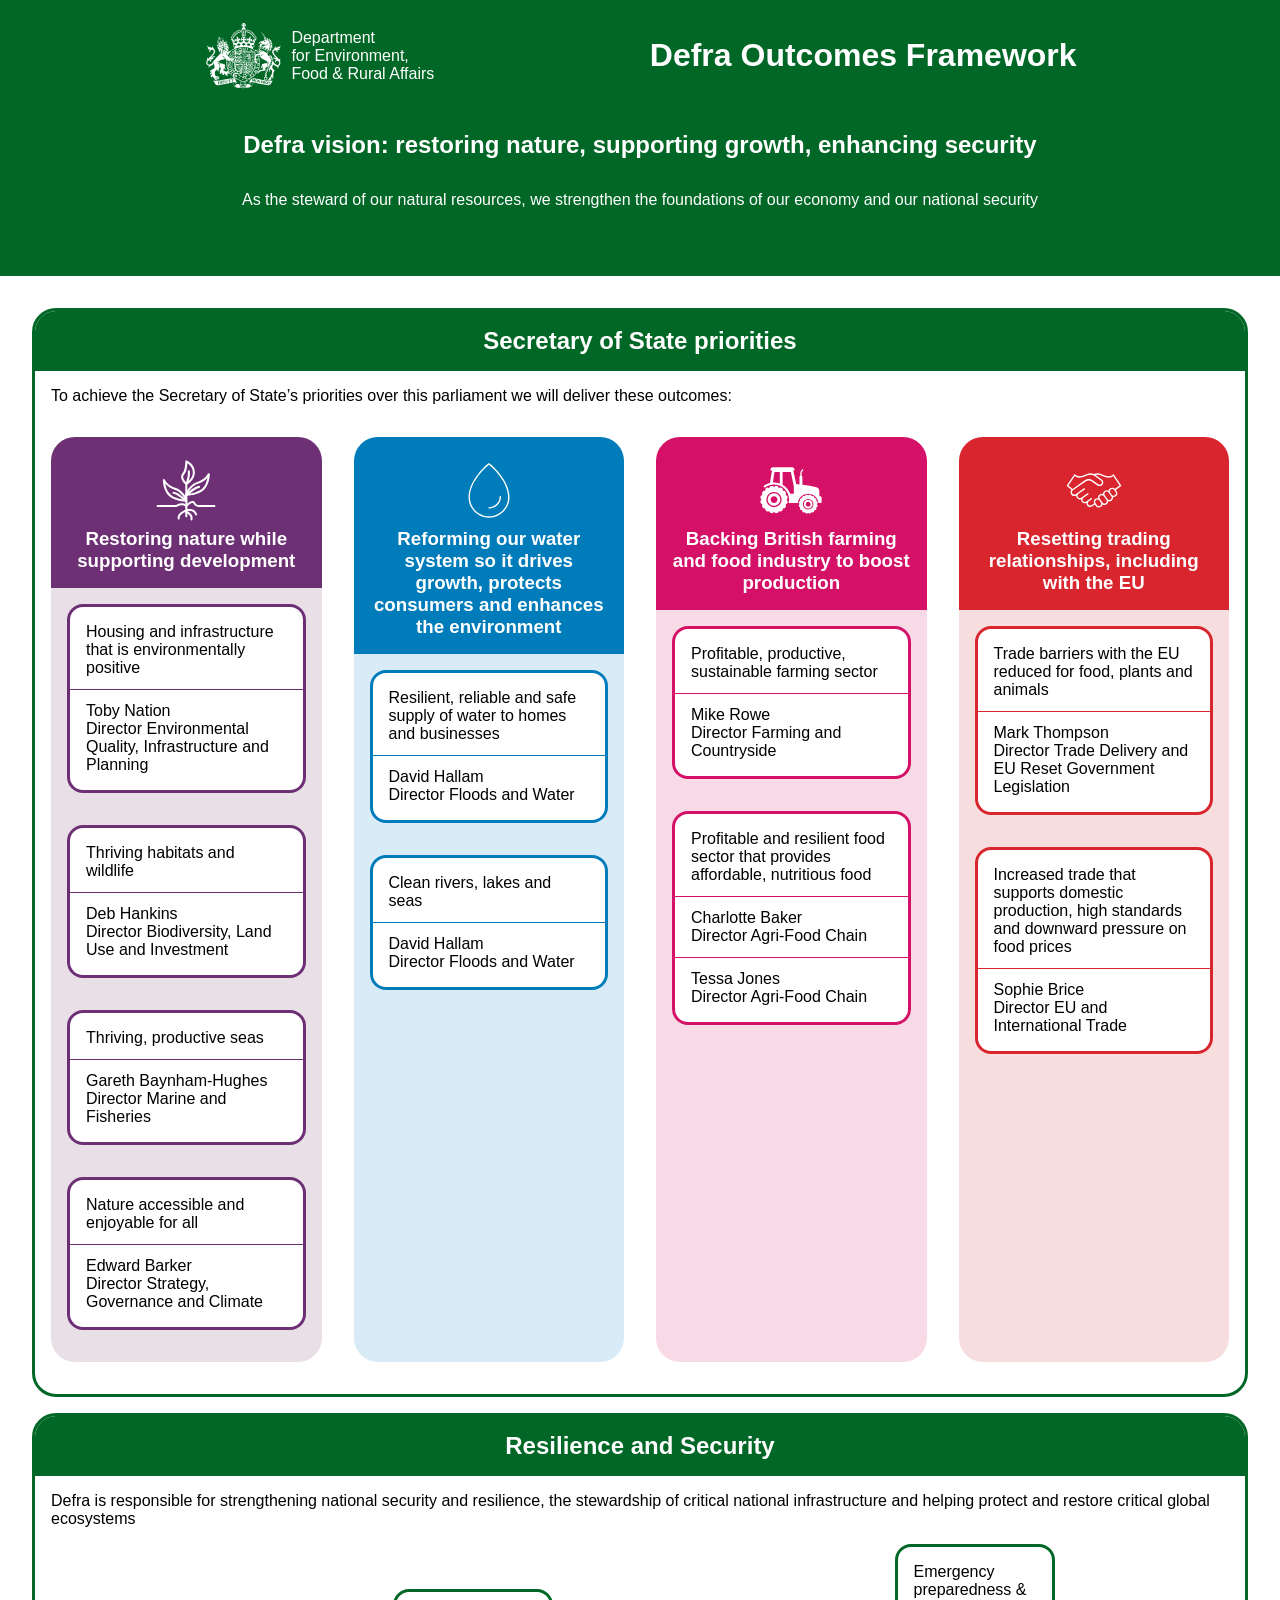
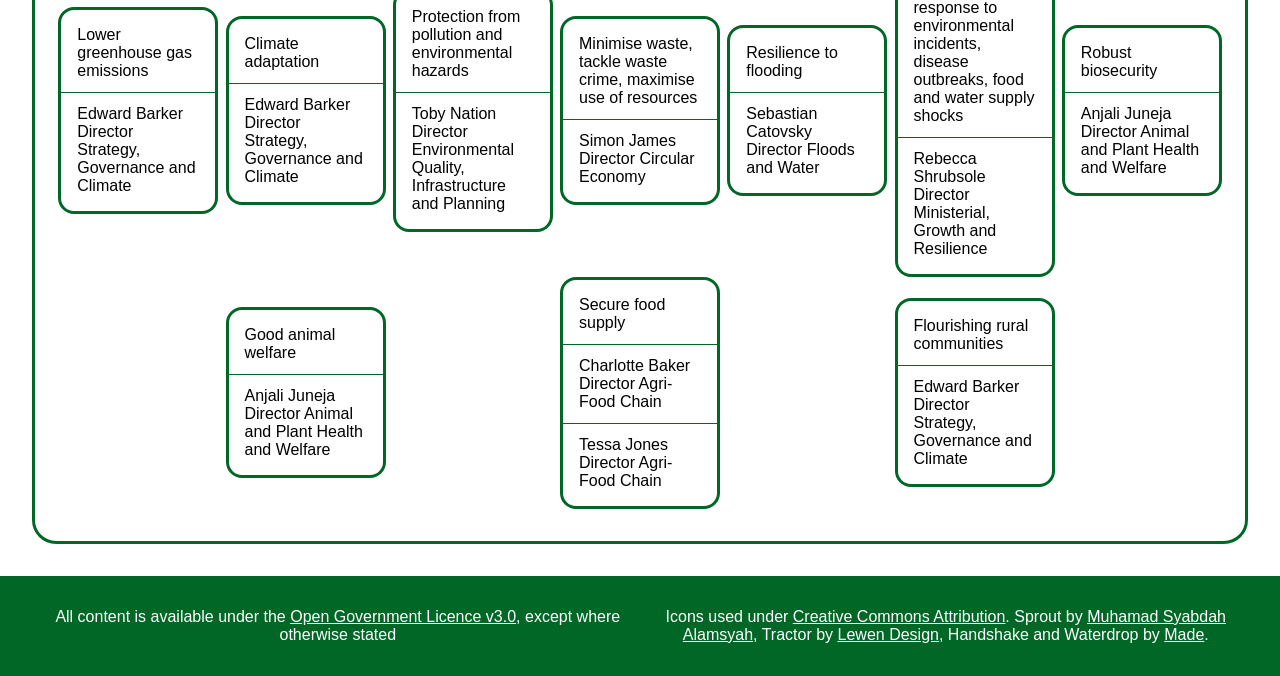
<file: content/static/index.html>
<!DOCTYPE html>
<html lang="en-gb">

<head>
    <meta charset="utf-8">
    <meta name="viewport" content="initial-scale=1">
    <link rel="stylesheet" type="text/css" href="style.css">
    <title>Defra Outcomes Framework</title>
</head>

<body>
    <header>
        <div class="logo">
            <svg aria-hidden="true" xmlns="http://www.w3.org/2000/svg" viewbox="0 0 125 102">
                <path d="m108.76 55.62-.27-.03-.74-1.97c.35-.44.53-1.14 0-1.49-.72-.28-2.74-2.56-3.34-1.08-.26.09-1.86.18-1.98.47a17.72 17.72 0 0 1-1.9-3.9c.31-1.64 4.72-3.7 4.72-3.7s-1.25-1.78-1.75-2.79c-.22.5-.42.29-.9.5 2.44-4.3 2.96-9.97-.28-14.04-.33-.7-.18-1.63-.5-2.33-.56-.73-.95-2.18-1.95-2.33 0 1.28-.13 2.53.5 3.72.66.82-.92 1.53-1.4.87.93-.1 1.1-.29.77-.82-4.05-.9-6.3 1.92-10.17 2.36-.34 0-.64.12-.83.42-2.38 3.17 2.96 1.01 3.42 3.11-.89.73-1.01.25-1.85.04-1.2.05-2.36.42-.86 1.42-.92 1.43-.87 1.93-2.74 2.05.81 1.13.64 2.76.85 4.04-1.33.24-2.23.87-2.26 2.28-.6.13-1.24-.18-1.66.46-.84-.69-1.8-.81-2.8-.83-.48-.36-1.66-1.2-2.93-1.84l.71-2.62 2.06-1.3-1.08-2.15c2.39-8.11 3.16-8.57 4.37-8.74l.06-.23-4.4-1.4-.08.3c1.1.8 1.47 2.12.96 3.68-1.17-.5-1.84-1.61-1.72-2.6l-.29-.08-1.47 4.85.23.07c.58-.83 1.6-1.3 2.76-1.1-1.36 4.29-7.5 2.95-6.4-.7.78-1.5 2.27-.54 1.55 1.04 3.45-1.2 1.41-6.1-1.53-3.17.97-1.98 1.52-3.53.3-5.44-1.59 1.01-2 2.84-1.69 5.27-1.94-4.4-5.33.13-2.58 2.43-.5-3.27 3.58-1.11.82 1.52-2.63 1.84-5.86-.27-5.95-3.52 1.52.13 2.67 1.02 2.83 2.14h.28l.19-5.54-.35-.01c-.23 1.12-1.47 2.07-3.02 2.1.1-1.7 1.1-3.04 2.37-3.26v-.31h-6.46v.31c1.28.22 2.27 1.55 2.38 3.26-1.56-.03-2.8-.98-3.03-2.1l-.34.01.18 5.55.28-.01c.16-1.12 1.32-2.01 2.83-2.14-.09 3.24-3.32 5.36-5.95 3.52-2.75-2.63 1.32-4.79.82-1.52 2.76-2.3-.64-6.83-2.58-2.43.3-2.43-.1-4.26-1.69-5.27-1.22 1.91-.67 3.46.3 5.44-2.94-2.93-4.97 1.98-1.53 3.17-.71-1.58.77-2.54 1.55-1.04 1.1 3.65-5.04 4.99-6.4.7 1.17-.2 2.18.27 2.76 1.1l.24-.07-1.48-4.85-.3.08c.14.99-.53 2.1-1.71 2.6-.5-1.56-.15-2.89.97-3.69l-.08-.28-4.41 1.4.06.22c1.21.17 1.98.63 4.37 8.74l-1.08 2.15 2.06 1.3.65 2.37.02-.01c0 .03-.01.04-.02.01-5.94 2.75-4.59 4.61-9.15 4.08-.41.93-.8 1.86-1.72 2.5a6.64 6.64 0 0 0-1.67-3.56c-.42-.49-1 .05-1.63.1-1.24 2.67-2.1.26-4.28 1.65.09 1.25.28 2.49.97 3.64a7.83 7.83 0 0 1-4.04-1.3c-4.85 5.36-9.92 10.51-14.07 16.42-2.21 2.9-8.14 1.2-6.58-2.79.72-2.91 4.97-2.29 4.7.6 2.1-2.31.76-4.61-2.46-4.1 2.95-1.26 4.72 1.13 7.38-2.15-2.03.04-3.75-.6-5.78-.13 2.57-1.52 6.09.74 8.27-3.45-1.9.2-3.63.99-5.6 1.28 11.84-11.18.45-11.73 1.9-16.56-.93.78-1.46 1.56-1.03 2.6-2.66-1.1-6.59-.77-7.66-3.96-.26 4.54 1.75 4.22 5.22 5.15-1.6-.19-3.18-.2-4.68-.75.31 2.04 1.87 2.47 3.71 2.28-1.8.98-1.39 3.52.44 4.39-1.17-6.57 8.78-4.32 4.24 1.72-2.11 3.1-5.16 5.42-7.72 8.13-.49-.83-1-1.66-2.11-1.54 1.95 2.23-.25 4.66-.77 6.96-.75 2.84 1.79 5.26 4.5 5.6-1.08 1.27-1.16 2.4-.33 3.44.82-4.18 6.94-3.24 7.52-7.76.1-.53.36-.95.96-1.19-2.76 3.09 3.87 9.62-2.36 10.38-.89.03-1.1.95-.62 1.61-2.57-.13-3.28.84-3.67 3.25l3.25-.84c-1.12 2.9-3.66-.17-3.24 5 1.04-.49 2.02-1.01 2.97-1.6.92 2.9-4.67 1.65-.47 6.28a8.57 8.57 0 0 1 1.95-3.03c-.51 1.46-.4 3.15 1.26 3.8l.22-1.07h.13c.24.96.28 2.3 1.22 2.86.31.12.48.3.59.62.17.54.67.68 1.16.74.62.13.78-.56 1.23-.84.13.76 1.04.89 1.5 1.54.33-3.77-4.72-2.4-3.56-4.9.45 1.52 1.88 1.2 2.88 1.81.4.63 1.34 1.16 1.82.28l1.31.97c-.98-4.47-3.33-1.7-4.8-4.05 1.02.04 2.12 1.55 3.23.52.6.61 1.06 1.32 1.51 2.04a3.29 3.29 0 0 0-1.5-3.32c-1.28-.77-3.02.6-4.12-.95-1.5-1.83-1.45-4.4-.67-6.52.71-1.63 2.7-2.24 3.63-3.78-.26 1.36-.13 3.73 1.43 4.17-.38-2.53 1.44-4.81 1.81-7.26.48-.62.5-1.1.07-1.77-.78-1.26-.99-2.77-1.84-4.01-1.33-1.85-2.97-1.9-.26-3.84-1.64 2.53-.3 1.6 1.12 3.99.26-.8 1.47-1.85-.04-1.85-2.39-1.16 3.1-4.18 4.35-4.25 1.23-.1 2.94.04 3.87-1.16C32.56 55 32 54.83 33 53.7c-.67-.39-1.26-.85-1.38-1.71l-1.85.63c.6-.67 2.37-2.03 2.56-.52.04.84.89 1 1.55 1.2-.48.7-1.28 1.4-.55 2.2.5.54.82 1.54 1.61 1.67l.63-2.31c1.74 1.8-1.75 2.8 3.03 4.43a9.56 9.56 0 0 1-.2-2.93c2.3 1.9-1 3.1 4.3 3.72-.58-.7-.72-1.46-.94-2.24.89.15 1.6.98 2.17 1.61.55.83.95 1.28 2.2.47.06.15.07.34.18.43.56.42.33.93.32 1.49h.15c.74-.74.8-1.58.56-2.5-.5-1.74-2.65-.36-3.4-2.13 1 .68 2.02 1.08 3.13.5.62.59.88 1.01 1.18 1.83.5-1.87-.08-3.78-2.07-3.22-.62.22-.88.17-1.5-.37.92.32 1.54-.15 2.13-.57.13.17.2.35.29.36.56.03.92.36 1.27.77.19-1.6-1.42-2.9-3.04-2.49-.4 1.97-2.07.86-3.4.6-2.04-1.2-3.12-3.47-4.93-4.95a3.6 3.6 0 0 0-3.9-3.83c2-.87 4.39.84 4.54 2.91.08.85.6 1.39 1.14 2.02 6.79-13.5 28.69-17.04 41.26-8.47 1.07.98 2.23 1.77 3.34 2.8.44-1.3.18-2.83 2.12-2.05l.37-.24a1.84 1.84 0 0 1 1.58-2.4v.84c-.5.09-.9.57-.82 1.1.39-.09.74.42.53.75a1 1 0 0 0 1.16-.18l.96.08c-.44 1.04-1.97 1.4-2.84.63.17.23-.58 2.53-.6 2.8a.73.73 0 0 1-.75.54l.38.61c.55-.3 1.32-.28 1.25-1.05.1-.44-.18-2.46.45-2.28.25.77-.23 1.65.34 2.4 1.82-.44 1.02-2.06 3.22-2.48.88-.08 2.72-.5 3.19.36-1.92-.5-4.4.02-4.83 2.19-2 .46-3.68 1.88-5.8 1.88-1.7.09-2.15 2.1-2.22 3.48-.29 1.58-.37 3.22-1.08 4.69-.35.56-.06 1.2.13 1.72.65.34 1.11 2.56 1.2 3.36 0 1.45 2.51 1.93 3.54 2.84.28-1.82-3.2-1.3-2.71-3.85.62 1.69 1.97 2.03 3.45 2.86-.46-1.7-.6-4.53-3-4.18-.93-1.27.42-1.34-.01-2.86.69.21 1.01.45 1.2.87l-.7-.22c.08 1.08 1.02 1.33 1.75 2.07-.12-1.76-.28-2.87-1.94-3.73-.94-.85.14-2.81.08-3.99-.03-.34 2.22-1.45 2.56-1.35 1.67.21 3.41-.05 5.02.36 1.61.5.23-2.95 2.83-1.13-1.88-.55-.74 1.48-2.1 1.59-.94 0-1.75-.08-2.74-.12 3.42 7.52 10.99 5.32 13.07 12.03 1.74-1.52.56-1.5.07-3.09 3.94 2.6-3.66 5.6-.8 10.16-.19-.52 1.6-2.65 1.8-3.08.32-.48.88-.5 1.23-.16l.57-1.17c-1.06-.57.86-3.03 1-3.73.2-.42.65-.62 1-.45l.53-1.46c-1-.27-.25-2.67-.33-3.34-1.4-1.26-2.56-2.84-3.65-4.3l.67-.1c-.07.32.05.68.33.87.48.19 2.33 1.96 2.91 1.54l.3.78c-.47.12-.55.77-.56 1.21.25.2.52.4.76.62.03-.16.01-.87.15-.98.22.29.62.3.87.06.22.12-.06 1.67-.03 1.87.27.3.53.6.77.9-.1-.7.78-3.43-.44-3.57ZM88.93 30.25l.76-.08c-.5-.35-.02-.84.4-.5.98.76-1 2-1.16.58Zm-39.44 7.11-2.07-1.3 1.1-2.2 2.98 1.06-2 2.44Zm6.78-1.7c-3.25.66-3.93-2.88-.67-3.47 3.24-.65 3.93 2.89.67 3.47Zm7.34-.27-3.2-2.24 3.2-2.23 3.2 2.23-3.2 2.24Zm10.19-.99c-.38 2.27-5.5 1.29-5.01-.95.38-2.26 5.5-1.29 5 .95Zm1.92.52 3-1.05 1.09 2.18-2.08 1.31-2.01-2.44Zm24.64-10.39c.6.65.85 1.35.85 2.14-.57-.19-.81-.8-.85-2.14Zm-2.69 4.2c-.79.53-1.5 1.32-2.3.25l-.54.1c1.2-1.83 1.1-1.51 2.84-.36Zm-6.61 6.64c.53.19 1.03.46 1.56-.06-.51 0-.67-.36-.81-.7-.25-1.73 2.6-1.12 3.66-1 2.68 1.62 7.23.6 5.65-3.24 1.24.75.81 2.86-.13 3.68-2.47 1.32-4.82.32-7.29 2.92-.37-1.19-1.8-1.12-2.3.18l-1.05.05c-.08-.68.49-1.18.71-1.83Zm9.33 11.35-.33.42c-2.06-2.32-9-4.99-12-4.56l.05-.53-.02.02 1.14-.72-.98-.8c.01-.11-.62-4.02-.62-4.02l1.72-.05s-.61.7-.64 1.27c.1.07.18.17.24.29.34-.15.71-.86.71-.86l.16 2.32s-.47-.67-.82-.79a.56.56 0 0 1-.13.23c.5 1.53 2.76 1.62 2.77.3-.08-.67-.84-.56-.8.16-1.24-.98.44-2.53 1.12-.97-.08-.9 0-1.41.7-1.85.47.58.4 1.13-.1 2 1.52-1.4 2.1.98.67 1.33.7-1.25-1.31-.86-.57.45.67 1.02 2.3.87 2.88-.24a.62.62 0 0 1-.08-.21c-.58-.1-1.43.37-1.43.37l.8-2.13s.33.91.8 1.2c.1-.08.2-.14.32-.17.09-.56-.48-1.44-.48-1.44l2.64 1.01s-1.05.26-1.38.73c.06.1.1.21.11.33.55.1 1.44-.34 1.44-.34l-.94 2.07s-.28-.9-.77-1.2a.68.68 0 0 1-.21.1 1.64 1.64 0 0 0 1.92 2.07c1.46-.44.3-2.08-.1-.7-.78-1.21 1.34-2.54 1.44-.52.26-.97.6-1.41 1.36-1.53.2.79-.1 1.21-.82 1.8 1.64-.67 1.71 1.57.13 1.45.55-.5.07-1.08-.47-.63-.94.97.82 2.37 2.2 1.67 0-.08.03-.17.07-.25-.35-.23-1.16-.26-1.16-.26l1.7-1.24s-.21.75-.05 1.15c.13-.02.25 0 .37.04.37-.37.39-1.34.39-1.34l1.26 1.56s-3.17 1.45-3.73 1.87l-.88-.1.43 1.24h-.03Zm6.83 6.38c-.4-.03-.73.31-.6.74a.25.25 0 0 1-.11-.04l-1.86-1.26a.3.3 0 0 1-.09-.38c.35-.01.73-.2.68-.61.14.18 2.14 1.23 1.98 1.55Z" />
                <path d="M84.8 44.17c-.14-.17-.17-.4-.05-.59-.22-.04-.6 2.03-.67 2.15.15.14.28.28.4.43.2.05.53.16.6-.12l.48-1.83c-.22.2-.58.22-.75-.04ZM56.86 95.9c-5.24-2.05-9.06 2.98-4.78 3.83-4.7.2-3.79-6.35-5.73-5.96 1.7 1.81 1.7 5.2 3.27 6.13 3.16 1.33 6.44 1.54 9.83 1.39-1.7-1.5-2.12-3.39-2.59-5.39ZM72.9 99.66c4.27-.84.48-5.89-4.78-3.83-.47 2-.88 3.9-2.59 5.39 3.39.16 6.67-.06 9.83-1.4 1.57-.93 1.57-4.3 3.27-6.12-1.94-.4-1.03 6.16-5.73 5.96ZM107.3 59.02c0 .1.04.2.1.26.24-.2.62-.12.79.12.27-.08.18-.92.24-1.12-.31-.33-.64-.65-.98-.94l-.14 1.68ZM106 65.25c.02-.24 1.34-2.4 1-2.59a.58.58 0 0 1-.62-.3c-.32-.14-1.16 2.22-1.3 2.37.41-.26.95.17.8.65a.3.3 0 0 0 .11-.13Z" />
                <path d="M121 55.27c-1.1.33-1.55 1.24-1.96 2.26-2.76-4.26-8.01-7.2-8.81-12.41.61-4.17 6.2-3.22 5.06 1.13 2.9-1.54 1.5-4.4-1.23-4.91 2.97.23 4.58 2.7 6.6-1.41-1.74.63-4.41.18-5.33.05 3.69-.5 5.7-.47 5.58-5-1.25 2.72-4.73 2.77-7.26 3.65.16-1.2-.22-1.95-1.2-2.34 1 6.63-11.7 4.47 2.25 18.77-1.7-.94-3.7-.62-5.36-1.66 1.3 3.44 3.48 2.84 6.33 4.04-3.06-.01-4.01 2.94-1.75 4.36-.59-2.28 2.58-3.85 4.17-2.07 3.62 4.6-3 11-8.89-.54.05.64-.4 1.21-1.03 1.02l-.66 1.82c1.34.5-.72 3.07-.87 3.81-.23.5-.75.64-1.14.37l-.65 1.34c.81.74-1.38 2.83-1.63 3.49-.25.37-.7.5-1.03.3l-.23.48.08.1c1.49 1.74 2.17 3.08 1.77 4.93 1.2-1.02 1.75-3.86.78-5.4 1.1 1.12 2.67 1.93 3.3 3.37a7.94 7.94 0 0 1-1.65 7.28c-.76.75-.56 1.15-.66 2.08-.5 1.48-2.28 1.6-2.96 2.85-.47 1.1-1.25 2-1.59 3.14 2.03-.31 1.68-3.1 3.6-3.68-.78 1.18-1.53 2.24-2.06 3.6 1.6-.41 4.61-.84 4.1-3.07-.37-1.03.64-1.71.59-2.7 1.26-.44.97-.95 1.58-1.93.28.6.29 1.1.26 1.74l-.37-.76c-.9 1.2-.15 2.38-.27 3.67 4.41-3.92-1.45-3.89 3.13-12.56 1.05-1.73-3-1.54-3.3-5.44-.28-1.69 1.22-3.07 1.53-4.68 1.77 3.1 7.93 3 7.1 6.97 1.23-.93 1.18-2.62.69-3.9 6.36-2.26 1.34-8.05 3.39-12.16Z" />
                <path d="M102.07 70.19c.14.06.26.16.31.3a.3.3 0 0 0 .29-.13c.05-.15 1.62-2.19 1.44-2.33-.17-.05-.33-.17-.39-.35-.15-.14-.36-.21-.51 0-.06.26-1.8 2.22-1.36 2.46.08 0 .15.02.22.05ZM101.15 70.6l.08.13.02-.06-.1-.08ZM39.6 79.41c.64.12 1.34.24 1.96-.04l-2.89-4.86c-1.7 2.08-4.67.81-6.54-.47-1.51-1.1 1.76-2.83.71-6.52 1.46 2.33-1.2 4.34 2.9 5.65-1.18-1.74-1.02-4-1.46-5.99-.06-.34-.23-.68.05-1.03.14-.48.17-1.12-.48-1.2-4.58-2.6-3.66-1.33-8.11-1.93-1.1 1.9 1.23 3.61.86 5.48-.33.92 1.08.88 1.06 1.77.31 1.4.16 3.34-1.45 3.88-.8.48-.16 1.49.54 1.72-1.42 2.53-.33 2.94 1.84 4.2.01-.97.03-1.83.44-2.66 3 1.97-1.47 2.3 4.46 4.68-.6-.98-.58-2.05-.67-3.03l1.66.38c.65 2.72 2.13 2.96 4.75 2.72-.94-.92-1.2-2.12-1.88-3.08.79.27 1.57-.27 2.25.33ZM93.03 64.27c-.8.13-1 .47-.84 1.26-.91 1.93-.93 4.28-2.48 5.91 3.33-.93 2.6-2.17 3.4-4.67-.17 3.39.01 3.34 1.25 5.67-2.56 1.78-6.75.28-8.15 3.74.39.45.9 0 1.41.12-.33.4-.47.87-1 1.22l.26-.75c-.96-.32-1.75 1.85-2.47 2.55 6.85-1.36-.82-3.35 12.67-4.9 2.38-1.12-2.25-2.86 2.43-5.8.41-1.6.66-3.25 1.55-4.7.2-.47-.13-1.14-.56-1.47-2.06 1.43-3.03-.88-7.47 1.82ZM23.91 36.42l.1-1.36-1.52-.26a2.1 2.1 0 0 1 1.98-.34c-.52 2.18.41 3.72 2.78 3.85.72-1.07 1.36-1.23 2.07-.48-3.12-.32-.8 2.94.79 1.84.42-.6 1.77-1.14 1.38-2-2.48-1.78-2.3.86-2.77-3.56l-.31-.03c-.23.84-1.07 1.5-1.75.7-.24-.27-.44-.51-.83-.58 1.7-1.34 3.71.6 3.59-2.55 1.89 2.34 2.05-.26 3.92-.3-.09 1.86-.47 1.71-2.09 1.6.53.4 2.54 2.4 1.37 2.58-.49-1.24-1.31-2.45-2.7-2.7-1.13 1.11-.58 2.36-.4 3.64 1-.34 1.85-.98 2.9-.9.36 1.03-1.3 1.6-.36 2.6 1.61.27 3.36.28 2.85-1.98-.53-.31-1.05-.52-1.6.05.03-.88.9-1.03 1.58-.86 1.48-1.57.99-3.64-.61-4.9.42-.61.87-1.04 1.63-1.19-.25.53-.8.73-.92 1.21L36 31.73c.86-.37 1.08-1.7.48-3.06-1.06.27-2.92 1.14-2.92 1.14-.9-.34-.52.1-.39.54-2.9.52-5.76 1.28-8.07 3.19-.41.3-.6.12-.74-.46-.27-.42-.4.3-.44.48 0 0-1.75.42-2.5 1.06.53.88 1.29 2.26 2.5 1.8Z" />
                <path d="M35.32 35.55c.27 1.3-.1 2.39-.96 3.41 1.29 2.3 3.48 4.03 4.45 6.5 2.16-3.99-.15-5.33-3.12-7.52 1.9.68 3.83 1.33 4.89 3.12.22-3.42-1.31-5.13-4.67-5.66l.03-.14c1.4-.07 2.8-.06 4.1.78-.34-1.06-1.21-2.63-2.48-2.5.45-.94.45-1.56-.01-2.13-.22.66-.64 1.07-1.33 1.1a4.09 4.09 0 0 1-.9 3.04ZM24.64 43.35c.4.96.99 2.07 1.97 2.47-.5-1.89.78-3.53 1.38-5.24.01 3.94-2.24 6.07 3.2 7.51-1.45-2.31-.49-5.12-1.4-7.5-.88-.5-1.87-.62-2.46-1.35-.16-.34-.46-.47-.78-.53-1.02-.22-1.97-.56-2.48-1.4-.75.23-1.2.2-1.89-.08-.06.84.66 1.68 1.61 1.36-.76 1.1-.34 2.09-.06 3.22a5.64 5.64 0 0 1 2.32-2.39c-.72 1.21-2 2.43-1.41 3.94ZM46.52 83.51c.74-.68-.26-1.07-.65-1.6-6.58-6.05-9.03-13.92-8.45-22.67l-.69-.34a27.66 27.66 0 0 0 9.8 24.61ZM105.23 33.13c-.62 1.19 1.19 1.68 1.2 2.81l-1.33-1.05c-.57 2.2 2.06 2.92 2.87 4.66 1.06-3.22.49-5.18-2.73-6.42ZM32.99 42.63c-1.75.1-1.5-2.07-2-3.28l-.86.97 1.1 3.69.8-.56c1.2.85 2.32.27 2.72-1.06.36.09.69.24.95-.02l-1.68-3.43c-.35.07-.68-.42-1.1-.03.4 1.07 1.84 3.22.07 3.72ZM104.9 27.73l-.03.14-1.67-.09c.62 1.95 2.9 1.01 4.35 1.9-.83-1.57-1.43-3.1-3.35-3.4.2-.92-.05-1.8-.63-2.15 0 .82-.33 1.41-1.09 1.72-.37 1.62 1.34 1.54 2.42 1.88ZM104.4 38.96l-.13.02c-.4 1.73.81 3.24 1.57 4.7 1.31-2.3 1.26-4.93-.84-6.76-.64 1.22.25 2.4.57 3.56l-.13.05-1.04-1.57ZM103.92 29.24c.75 1.77 1.95 1.35 2.73 2.5-.66-.2-1.23-.4-1.8-.58-.03 1.89 2.36 2.08 3.69 2.8-.22-3.04-1.71-4.2-4.62-4.72ZM97.01 26.05c.82 0 2 .52 2.68.05.01-2.57-3.16-2.23-4.96-2.29.54.97 1.22 1.92 2.28 2.24ZM88 62.7l-2.05-.15.07.91c.41.1.76.2 1.14.28.11 2.12-1.07 2.16-2.66 1.27-.48 2.69 3.9 2.42 3.5-2.3ZM86.49 54.14c-2.42 2.92-2.44 3.35 1.24 4.6l-.08-.8a7.35 7.35 0 0 1-2.07-.9l1.34-1.64-.43-1.26ZM75.24 43.48l1.11-.09c.39-1.43-.43-1.58-1.42-2.35-.4 1.18-1.45 1.76-2.05 2.76a2.5 2.5 0 0 0 2.08-1.12l.28.8ZM80.8 49.96c.34-.94 2.16-3.26 1.18-3.99-.45.27-1.4.16-1.3.86-.02 1.03-.01 2.06-.01 3.09l.12.04ZM98.87 23.63l.11-.16c-1.02-1.44-1.46-1.73-3.26-1.74.03 1.74 1.86 1.75 3.15 1.9ZM94.26 19.3c-.07 1.24.98 1.95 2.7 1.86-.44-1.25-1.34-1.92-2.7-1.85ZM90.2 32.13c-1.4-.65-2.55.17-3.97-.13.4 1.94 2.74.53 3.98.13ZM92.9 17.34c.36 1.24.85 1.5 2.14 1.33-.41-1.02-1.08-1.43-2.15-1.33ZM93.59 16.7c-.5-1.06-.76-1.2-1.82-1.09.44 1.05 1.07 1.44 1.82 1.09ZM87.13 51.13l1 1.69c1.3 0 .2-1.07-.1-1.53-.17-.18-.54-.18-.81-.27l-.09.11ZM83.4 52.62c.66-.38 1.34-.67 1.94-1.14l-.4-.56c-.57.55-1.9.73-1.55 1.7ZM92.01 14.98c.19-.67-.78-1.57-1.47-1.3.09.75.88 1.4 1.47 1.3ZM77.16 52.33ZM26.88 26.49c.36-.34-.19-.88-.53-.54-.36.33.18.88.53.54ZM27.35 27.47c.36-.33-.18-.88-.53-.54-.36.34.18.88.53.54Z" />
                <path d="m24.87 23.04-.86.06.45 1.12.6-.7.12.05.08 1.49c.16 1.3 2.16.5 1.36-.55l-.96-1.13a.43.43 0 0 0 .05-.11l.92.1-.45-1.12-.66.54a.5.5 0 0 0-.11-.05l-.08-1.07-1.1.43.69.83a.48.48 0 0 0-.05.11ZM22.42 28.86c.55.01.56-.85.01-.85-.55-.01-.56.85-.01.85ZM22.33 29.96c.55.02.56-.85 0-.84-.54-.02-.55.84 0 .84ZM24.1 26.2c.56 0 .57-.85.02-.85-.55-.01-.56.84-.01.84ZM22.77 27.85c.56.02.57-.84.01-.84-.54-.01-.56.85 0 .84ZM27.95 28.9c-.03-.42.28-1.25.28-1.25l-1.75.69s.8.4 1.08.72c-.37.13-.73.2-1.24-.04l.68 1.34c.15-.6.46-.94.7-.99.73 1.12-1.1 2.35-1.9 1.4-.22-.4.05-.84.52-.5-.07-.83-.8-.83-1.02-.22.02-.85-.2-1.36-1.1-1.61-.23.85.06 1.36.92 1.72-.5-.06-1.02.41-.36 1.01 0-.53.46-.6.7-.23.4.99-.78 1.37-1.75.37.22-.08.44-.05.75.02l-.92-1.15c.05.4.02.7-.07.88-.2-.23-.26-.43-.34-.87l-.7.61a8.22 8.22 0 0 1 2.34 2.38c1.22-1.2 6.16-3.23 8.06-3.17a8.09 8.09 0 0 1 .05-3.33l-.93.04c.25.38.34.56.35.86a1.78 1.78 0 0 1-.66-.6l.13 1.47c.18-.26.32-.44.53-.53 0 1.39-1.12 1.91-1.53.93-.07-.43.3-.7.67-.31.07-.89-.64-.87-.95-.5.37-.84.22-1.41-.54-1.87-.48.8-.28 1.32.33 1.92-.6-.3-1.12.2-.6.85.11-.56.61-.43.72.01.1 1.24-2.1 1.58-2.33.27.2-.12.67-.08 1.18.26l-.43-1.44c-.21.52-.51.71-.87.87ZM51.05 74.28l2.07 1.17c-1.65 1.99 1.31 2.84 1.15.91 1.1.47 5.45 1.79 3.7-.78-5.7.19-8.6-5.73-5.45-10.26 1.92.87 8.66-2.37 8.1.93.35.36.45.4 1.25.4 1.95-4.44-4.76-3.12-7.17-2.6-2.15.63-4.12-2.48-6.02-.77-.75.66-.26 2.13.76 2.18.9.02 1.17-1.22.36-1.6 1.77-.6.92 2.22.28 2.94-2.03-1.04-2.37 2.2-.36 1.35.09.58.12 1.15-.02 1.7-2.2-.47-1.61 2.65.03 1.4.47.44.7 1.13.75 1.8-2.2.3-.44 3.1.58 1.23Z" />
                <path d="m57.42 77.66-.3-.1c-.16.4-.4 1.16-.03 1.41l1.85.79L61.3 78l.64-9.41-.7.05c-.19.02-1.48 10.88-2.15 10.24.13-.72 1.7-10.24 1.7-10.24l-.7-.1-.08.5-2.62-3.4-.34.16 2.8 3.65-.18.65c-.26-.17-2.96-3.88-3.23-4.23l-.55-.04 3.64 4.7-.2.63-4.08-5.31h-.52l4.42 5.76-.23.83-4.86-6.53-.64.01 5.37 7.02-.2.65-5.92-7.67-.1.6s5.51 7.18 5.85 7.65c-.28.88-.06.96.33 1.69.2.82-.36 2.09-1.34 1.79Z" />
                <path d="m57.98 74.67-5.68-7.45s-.1.36-.16.51l5.44 7.13.4-.19ZM52.29 69.74c1.3 1.64 2.6 3.32 3.87 4.98.2.02.55.1.55.1l-4.63-6.08s-.08.62.2 1ZM62.18 66.97c-.63-.05-1.3-.18-1.9-.24-1.2 1.03.14 1.62 1.03 1.54.77.2 1.79-.8.87-1.3ZM61.99 93.54c-.19.84 1.15 1.11 1.31.26.19-.84-1.15-1.1-1.31-.26ZM63.2 88.49c.22-1.04-1.44-1.38-1.64-.33-.23 1.04 1.43 1.38 1.63.33ZM57.53 85.7c.23-1.03-1.43-1.37-1.63-.32-.23 1.04 1.43 1.38 1.63.33ZM66.64 95.91c-.67 3.76-2.48 5.46-4.1 5.46-1.6 0-3.42-1.7-4.1-5.46.21.19.41.44.64.74l.35.45.5-.3c.2-.13.41-.24.6-.31-.21.43-.29.95-.18 1.48a2.28 2.28 0 0 0 2.2 1.93c1.08 0 1.98-.8 2.2-1.93.1-.53.02-1.05-.2-1.48.2.07.4.18.61.3l.5.31.35-.45c.23-.3.42-.55.63-.74m.79-1.02c-.95.1-1.43.72-1.93 1.37a3.22 3.22 0 0 0-1.57-.54c-.3 0-.57.08-.82.27 1.73.68 1.11 3.27-.57 3.27-1.68 0-2.3-2.59-.57-3.27-.24-.2-.52-.27-.82-.27a3.2 3.2 0 0 0-1.57.54c-.5-.65-.98-1.28-1.93-1.37.52 4.74 2.7 7.11 4.89 7.11 2.18 0 4.37-2.37 4.89-7.11ZM51.8 82.46c.73-.86-1.81-1.98-2.18-2.46-.3-.18-.68-.14-.88.12-.72.82 1.77 1.96 2.11 2.42.31.24.74.2.96-.08Z" />
                <path d="M51.48 84.3c2.8 0 2.44-4.4-.32-3.93 1.28.69 2.4 2.5.4 3.03-.75.15-1.52-.65-2.07-1.04.02 1.07.9 1.94 2 1.94Z" />
                <path d="M47.5 85.03c.61 1.16 4.22 4.31 5.2 2.82-1.76-.88-4.74-3.05-3.6-5.82-2.59-1.57-.3-4.08 1.72-1.95 2.14-1.31 4.53-.37 6.65 1.08.76-1.62-2.94-2.75-3.8-3.23-1.08-.36-4.51.4-5.66.46-.78.1-1.34.79-1.27 1.56.17.83.14 4.42.76 5.08ZM79.27 22.87l1.6.5a19.58 19.58 0 0 0-12.7-10.61c-.14.36-.26.76-.37 1.17 4.88 1.22 9 4.5 11.47 8.94ZM46.36 23.38l1.6-.5a18.3 18.3 0 0 1 11.47-8.95c-.12-.41-.24-.8-.38-1.17a19.58 19.58 0 0 0-12.7 10.62ZM75.62 14.87c1.14.02 1.14-1.75 0-1.74-1.14-.01-1.14 1.76 0 1.74ZM71.6 12.6c1.13.02 1.13-1.75 0-1.74-1.15-.01-1.15 1.76 0 1.74ZM69.4 11.82c1.15.01 1.15-1.76 0-1.74-1.13-.02-1.13 1.75 0 1.74ZM73.67 13.62c1.14.02 1.14-1.75 0-1.73-1.14-.02-1.14 1.75 0 1.73ZM77.42 16.32c1.14.02 1.14-1.76 0-1.74-1.13-.02-1.13 1.76 0 1.74ZM81.98 22.85c-.02 1.13 1.78 1.13 1.76 0 .02-1.12-1.78-1.12-1.76 0ZM80.92 20.81c-.02 1.13 1.77 1.13 1.76 0 .01-1.13-1.78-1.13-1.76 0ZM79.06 17.95c1.14.01 1.14-1.76 0-1.74-1.14-.02-1.14 1.75 0 1.74ZM79.65 18.87c-.02 1.13 1.77 1.13 1.76 0 .01-1.12-1.78-1.12-1.76 0ZM51.6 14.87c1.14.02 1.14-1.75 0-1.74-1.14-.01-1.14 1.76 0 1.74ZM49.8 16.32c1.14.02 1.14-1.76 0-1.74-1.14-.02-1.14 1.76 0 1.74ZM44.36 23.72c1.14.02 1.14-1.75 0-1.73-1.14-.02-1.14 1.75 0 1.73ZM53.55 13.62c1.14.02 1.14-1.75 0-1.73-1.13-.02-1.13 1.75 0 1.73ZM46.7 19.74c1.14.02 1.14-1.75 0-1.73-1.14-.02-1.14 1.75 0 1.73ZM45.43 21.68c1.14.02 1.14-1.76 0-1.74-1.14-.02-1.14 1.76 0 1.74ZM57.82 11.82c1.14.01 1.14-1.76 0-1.74-1.14-.02-1.14 1.75 0 1.74ZM48.16 17.95c1.14.01 1.14-1.76 0-1.74-1.14-.02-1.14 1.75 0 1.74ZM55.63 12.6c1.14.02 1.14-1.75 0-1.74-1.14-.01-1.14 1.76 0 1.74ZM65.12 20.68h1.17c0-3.67.54-6.85 1.5-8.95.33-.67-.75-1.17-1.06-.48-1.4 3.03-1.6 7.2-1.6 9.43ZM60.93 20.68h1.17c0-2.23-.21-6.4-1.61-9.43-.31-.69-1.4-.2-1.07.48.97 2.1 1.5 5.28 1.5 8.95ZM63.61 20.66c1.24.02 1.24-1.9 0-1.88-1.23-.02-1.23 1.9 0 1.88ZM63.61 18.3c1.24.02 1.24-1.9 0-1.88-1.23-.02-1.23 1.9 0 1.88ZM63.61 15.94c1.24.02 1.24-1.9 0-1.88-1.23-.02-1.23 1.9 0 1.88ZM62.94 13.64c.4-.21.94-.21 1.35 0 1.36-2.08-2.72-2.08-1.35 0Z" />
                <path d="M64.37 11.66c1.06-1.96-2.58-1.95-1.51 0a1.52 1.52 0 0 1 1.5 0Z" />
                <path d="M63.04 3.73c-.16 1.2-.8 2.13-1.59 2.28v.3H63a1.1 1.1 0 0 0-.2.2c-2.75.6-3.03 4.76-.4 5.74-1.03-.99-.24-2.87 1.21-2.82 1.45-.05 2.24 1.83 1.21 2.82 2.64-.98 2.35-5.14-.4-5.75a.97.97 0 0 0-.2-.19h1.55v-.3c-.8-.15-1.43-1.08-1.58-2.28 1.21.15 2.16.78 2.3 1.56h.31V1.02h-.3c-.15.78-1.1 1.41-2.31 1.57.15-1.2.79-2.14 1.58-2.28V0h-4.32v.3c.8.15 1.43 1.08 1.59 2.29-1.22-.16-2.16-.79-2.3-1.57h-.32v4.27h.31c.15-.78 1.09-1.41 2.3-1.56ZM101.14 70.59h.01l-.28-.49c.03.2.12.38.27.49ZM100.42 72.4c-1.22-.76-1.9 2.59-2.35 3.16-.22.49-.03 1.02.42 1.17l-.9 1.85c-.48-.08-.9.29-.9.84.18.72-.55 3.85.74 3.89v.86c-3.1.56-2.64 5.39.55 5.31 3.17.08 3.66-4.71.6-5.3v-.83c.48.08.9-.28.9-.84-.17-.7.49-3.71-.65-3.87l.69-1.41c1.16.62 1.84-2.64 2.28-3.2.2-.45.05-.97-.36-1.14l.52-1.06c-.14-.2-.44-.64-.73-1.1l-.81 1.67Zm-.58 14.4c-.75 4.3-6.34.04-2.34-1.78.19.42.82.44 1 .02.78.22 1.34.93 1.34 1.76Zm-1.27-4.4c.08-.62-.73-.96-1.05-.44.09-.23-.22-2.57.22-2.57.18.13.42.16.62.01.14.03.24.16.24.32v2.53l-.03.15Zm2.36-8.53c-.14.15-1 2.6-1.3 2.5-.11-.2-.38-.33-.61-.26-.13-.06-.18-.24-.11-.4.16-.17.97-2.67 1.34-2.5.1.24.4.4.64.33.07.08.09.21.03.33ZM38.28 66.98l.27 1.05 4.85-.6-.24-.94c-.24-.05-3.26.5-3.26.5s2.87-3.32 2.8-3.71l-4.9.55.1.83 2.88-.4s-2.39 2.67-2.5 2.72ZM40 73.13c2.35 2.22 6.03-1.33 3.6-3.61-2.34-2.25-6.08 1.33-3.6 3.61Zm.28-2.47c1.03-1.85 4.45-.75 3.03 1.35-1.06 1.79-4.42.78-3.03-1.35ZM43.26 78.37l.82 1.12a11.23 11.23 0 0 1 3.94-2.83l-.82-1.12a5.73 5.73 0 0 1-1.55 1.4l-1.26-1.72c.53-.4 1.23-.9 1.82-1.03l-.82-1.12a11.23 11.23 0 0 1-3.94 2.82l.82 1.12a5.7 5.7 0 0 1 1.55-1.38l1.25 1.72c-.53.39-1.22.88-1.81 1.02ZM42.8 61.64l.06-1.02c-1.38.26-3.61.25-4.99-.01l-.07 1.02c1.39-.25 3.62-.25 5 .01ZM77.96 82.36c2.97-1.29 2.3-4.2-1.04-2.87-1.4-.4.37-1.8 1.3-1.5l.02-.01-.7-.82c-1.05.45-2.73 1.85-1.84 3.04.62.78 1.87-.05 2.69-.04 1.36.24-.1 1.64-.94 1.56l-.02.02M86.09 72.17l.84-2.82c-.43.03-4.28-1.08-4.62-1.33l-.8 2.68.8.68.02-.01c-.06-.62.03-1.32.25-2.09l1.47.42c-.15.42-.4 1.38-.6 1.63l.72.1.47-1.56 1.4.4c-.17.52-.4.93-.7 1.22l.75.68ZM84.14 75.93l.46-.87-3.8-2.52-.42.79c.15.18 2.62 1.63 2.62 1.63s-4.08.53-4.27.84l3.8 2.58.44-.64-2.28-1.46s3.34-.38 3.45-.35ZM73.66 85.15l2.64-1.52c-.34-.25-2.4-3.58-2.47-3.99l-2.5 1.44.1 1.02h.02c.4-.5.96-.94 1.68-1.36l.78 1.27c-.41.2-1.28.74-1.61.79l.46.56 1.46-.84.75 1.2c-.5.28-.95.42-1.38.44l.07.99ZM44.19 52.1c-.8-.62-1.8.48-2.6.66-1.38.08-.3-1.61.54-1.73V51l-.66-.49c-1.24.63-2.19 3.3-.18 3.36.43.02 1.52-.73 1.88-.81.94-.18.64 1.08.08 1.38.28-.02.57-.05.84.02.53-.73.86-1.8.1-2.37ZM45.16 50.66c-2.2-.14-2.66-3.9 0-3.34v-.91c-3.45-.2-3.4 5.22 0 5.1v-.85ZM50.64 43.99h1.52l-1.04-1.64c.53-.3 1.65-.75 2.15-.72l-1.2-.9-3.67 2.17.42 1.4h.02c.3-.57.74-1.04 1.23-1.3l.56.99ZM61.37 43.36l.01.02c-.73.58-1.67.34-2.45-.07-2.3 1.27-4.76-1.71-2.93-3.62 1.94-2.28 5.77.3 3.92 2.82.6.46 1.09.74 1.45.85Zm-2.8-.73c1.84-.71.24-3.53-1.39-2.86-1.82.69-.25 3.53 1.39 2.86ZM62.06 41.34c-.01-.78.1-2.16-.24-2.83h1.64c-.27.72-.74 4.06.66 3.9.55 0 1.1-.38 1.08-.95-.02-.8.1-2.27-.24-2.96h1.64a9.8 9.8 0 0 0 0 4.72H65.2c.03-.1.05-.25.05-.47-1.42 1-3.33.5-3.2-1.41ZM68.99 43.66c.29-1.16.7-3.13 1.35-4.11l-1.27-.42c.01 1.24-.66 3.18-1.09 4.37l1.01.16ZM76.74 59.37h.8V46.62h-11.9v12.75h11.1ZM72.19 59ZM71 59Zm6.15-6.56Zm-11.1 1.12v.12c.02-.24.41-.06.22.1l.06.06c.4.05.45-.54.05-.56v-.01l.48-.2v-.15l-.48-.2v-.02c.4-.02.34-.6-.05-.56l-.06.06c.2.17-.2.34-.22.1v.15-5.07h.4V47h4.42c.25.04.04.37-.12.2l-.06.06c-.05.38.6.4.6.02l.24.47h.15l.22-.47c0 .39.65.36.6-.02l-.05-.06c-.16.17-.37-.16-.12-.2h4.42v.38h.4c-.04-.09.16 6.22-.21 4.82l-.06-.06c-.4-.04-.45.54-.05.57l-.48.22v.14l.48.2v.01c-.4.02-.34.6.05.56l.06-.06c.37-1.43.17 5.02.21 4.84h-.4V59h-4.42c-.25-.04-.05-.38.12-.2l.06-.06c.05-.38-.59-.42-.6-.04h-.01l-.23-.45h-.15l-.22.45h-.01c-.02-.38-.64-.34-.6.04l.06.05c.17-.17.37.17.11.2h-4.4v-.37h-.41v-5.06Z" />
                <path d="M79.3 59.86c.01-.26-.29-.46-.54-.37v.06c-.48 2.1-.25-6.56-.29-6.24l.44.18v-1.01l-.44.18v-6.39c.07-.32.57-.04.3.16v.06c.59.19.76-.75.12-.76l.4-.68-.1-.1s-.7.4-.71.39c-.01-.58-1-.44-.82.13h.06c.21-.26.52.2.18.26h-5.95l.18-.4h-1.08l.19.4H65.3c-.36-.05-.06-.52.16-.27h.06c.2-.56-.81-.7-.82-.12l-.72-.38-.1.09.4.68c-.63 0-.46.95.14.76v-.06c.46-2.1.24 6.52.28 6.22l-.42-.17v1l.42-.16c-.04-.16.18 8.28-.28 6.23v-.06c-.6-.18-.77.75-.14.76l-.4.68.1.1c.01 0 .71-.4.72-.39 0 .59 1.01.44.82-.12h-.06c-.1.13-.34.06-.34-.1 0-.09.07-.16.16-.17h5.96l-.19.4h1.08l-.19-.4h5.95c.09.01.16.08.16.17 0 .16-.24.23-.34.1h-.06c-.19.56.81.7.82.12l.71.38.1-.09-.4-.68c.23 0 .42-.17.42-.39Zm-7.2-13.74h5.96v13.75H65.12V46.13h6.98ZM77.13 53.68v.01ZM77.13 52.3ZM66.06 53.7v-.02.01ZM66.06 52.3ZM23.05 29.52l.28-.23a3.93 3.93 0 0 1 1.58-2.87 3.77 3.77 0 0 0-.18-.23 4.24 4.24 0 0 0-1.68 3.33ZM25.84 27.87l.27-.1a5.81 5.81 0 0 0-1.15-2c-.13-.13-.34.07-.21.2.4.4.79 1.07 1.09 1.9ZM23.35 26.94c.55.01.56-.85 0-.85-.54 0-.56.85 0 .85ZM31.47 25.12c-.38.4-1.01-.19-.62-.58.37-.4 1 .2.62.58ZM32.32 25.83c-.38.4-1-.2-.61-.59.37-.4 1 .2.61.59ZM28.36 24.45c-.38.4-1-.2-.62-.59.38-.4 1 .2.62.59ZM30.5 24.67c-.38.4-1.01-.2-.62-.59.37-.4 1 .2.62.59ZM31.5 26.03l-.36.04a4 4 0 0 0-3.18-.9l-.04-.29c1.26-.2 2.57.23 3.59 1.15ZM28.28 26.84l-.25.14a5.8 5.8 0 0 1-.64-2.22c0-.19.29-.2.29-.02 0 .56.22 1.31.6 2.1ZM29.43 24.43c-.38.4-1-.19-.62-.58.38-.4 1.01.2.62.58ZM75.3 69.76c1.23-.02 4.1-1.36 2.02-2.48-1.17-.2-2.33.37-3.45.63-4.52 1.78-1.87-.4-4.67-.16.94 2.37 3.33 1.15 5.12.6.06.26-.27.32-.23.58l1.74-.36c.25-1.16 2.4-1.17 1.41 0-2.47 1.06-5.39.86-7.97 1.59-1.73 4.48-4.74 1.43-4.71 2.72-.68.06-.67.7.02.65.02 1.3 3.35-.2 3.97-.6l.43-.9c1.01.48 1.73-.96 2.6-1.22.88-.17 2.02-1.02 2.77-.24.83.91 2.07-.47 2.8.44-.27.71.09.4.21.84 0 .4.66.4.67 0 0-.18.02-.29.2-.36.37-.56-.42-1.17-.7-1.64-.6-.58-1.62.53-2.23-.09Z" />
                <path d="M64.13 67.79c.2.07.13.3.22.42 1.07.07 2.13-.2 3.2-.34.8 0 .78-.7 1.37-.8 1.41.08 2.3-1.16 3.63-1.36 1.07-.3 2.51-.7 3.46.05.23.25.56.3.9.24.45-.08 1-.18 1.23.34l-.26.27.16.32c.22-.01.25.16.34.3.12.2.4.2.45 0 .05-.25.31-.12.4-.34.03-.64-.1-1.45-.76-1.77-.32-.3-1.6.31-1.63-.31.95.21 2.76-1.01 1.51-1.8-2.11-.5-4.43.52-6.58.76-.84.19-.42-1.18-2.29-.8 1.2 2.47 3.8.72 5.8.7.02.22-.38.2-.28.48.58-.18 1.58.13 1.91-.45.18-.7 1.68-.53 1.24.28-1.12.7-2.8.38-4.12.53-1.61.13-3.37.17-4.89.73-.3.93-.71 1.88-1.8 2.1-.75-.72-1.85.14-2.66-.6-.26.05-.31.2-.42.4-.4.16-.53.38-.12.65ZM76.04 74.3c-2.12-.26-1.8 1.18-2.84.84.19-.23.7-.36.54-.7-1.55.66-3.18 1.14-4.72 1.83-.79.83-.53 2.47-2.3 2.62-.06.86-1.28 1.44-2.03 1.05-.3.28-.17.36-.12.62-.26.23-.6.75-.05.75.17-.04.3-.3.48-.21l-.04.35c.15 0 .35.04.4-.02.24-.3.59-.05.86-.29.91-.6 2.21-1.16 2.14-2.42 1.6-.7 2.54-3.27 4.63-2.37 1.04.56 1.32-1.1 2.25-1.14.26.61.38.56.72.36.58.44.48-.26.71-.58.03-.32-.3-.69-.63-.68Z" />
                <path d="M66.48 64.23c-.34.95 0 2.21.9 2.74a2.48 2.48 0 0 0 1.32-2.88c.24-.2.54-.3.45-.65-.16-.38-.77-.1-.92-.54-.39-.52-.9-.1-1.2.25-.24.03-.47-.09-.69.02-.22.4.4.65.14 1.06ZM66.21 77.55c1 2.36 2.5-.64 2.12-1.91.69-.56.5-.9-.33-.95-.3-.62-.93-.68-1.36-.16-.16.19-.38.12-.58.14-.43.2-.2.66.18.76-.2.72-.31 1.43-.03 2.13ZM68.95 68.81c-.2-.11-.44-.12-.65-.1-.36-.91-1-.57-1.51-.02-.77-.3-.66.38-.25.75-.38.93-.12 2.32.88 2.72 1.06-.44 1.35-1.7 1.28-2.73.33-.05.6-.42.25-.62ZM76.52 71.9c-1.9-.63-4.87 3.44-6.13 2.24-.3-.66-1.24-.58-1.83-.4.7.5 1.1 1.62 2.18 1.25 1.21-.23 2.17-1.2 3.22-1.65.03.35-.33.5-.48.83.72-.23 1.37-.43 1.9-.88-.09-1.97 2.76-.6.03.62.49.01.82.23 1.15-.17.63-.55.66-1.35-.04-1.85ZM72.22 76.46c-.56.13-1.11.18-1.46.74l.42.55c-.27.68-.95.57-1.6.6l.14.47c-.27.15-.38.39-.32.72l.24.08c.18-.22.5-.44.58-.03a4.57 4.57 0 0 0 2.76-2.15 2.03 2.03 0 0 1-.76-.98Z" />
                <path d="M70.69 72.4c-.25 0-.3.31-.13.46.16.18.33-.02.52.03l.01.28c1.02.06 2.55-.84 3.1-1.65l-.64-.97c-.55.18-1.18.16-1.5.66l.56.59c-.38.2-.8.55-1.21.22-.17-.15-.63-.08-.51.2.01.05-.01.1-.02.16l-.18.02ZM66.37 78.52c-.38-.73-.97-1.39-1.24-2.15.33-.47.18-1.06-.45-.68-.15-.32-.39-.38-.68-.3-.08.2-.13.4.1.55l-.01.1-.2.06c-.16.4.24.63.38.94.44.7 1.09 2.35 2.1 1.48ZM66.37 66.55c-.06-1-1.23-1.65-.88-2.66.1-.19.07-.41-.13-.56a.73.73 0 0 1-.6-.08c-.44-.21-.5.27-.46.58l-.29.13c.3.86 1.22 3.03 2.36 2.59ZM64.1 69.96c.43.65.55 1.69 1.29 2.06.33 0 .85.3 1.05-.09-.22-.77-1.19-1.22-1.05-2.1.05-.21-.03-.42-.2-.6-.38.1-1.16-.73-.88.27-.23.08-.37.24-.2.46ZM47.32 49.85c.16.01.32-.17.49 0l-.05.25c1.03.45 2.17-.05 3.2-.33.4-.12.63-.53 1.07-.52 1.06.08 1.66-.8 2.57-1.05 1.12-.22 2.26-.4 3.4-.37 1.32 1.78 1.56.27 2.74.87l-.1.53.3.1c-.11.44.55.7.64.14.02-.07-.02-.15.08-.17.7-.37-.38-2.21-1.12-1.73-.38.18-.88.35-1.18-.1.66-.26 1.47-.2 1.91-.8.34-.4.3-1.2-.33-1.42-1.65-.45-3.4.37-5.06.52-3.13.84-.9-.67-3.38-.65.89 2.51 3.56.9 5.41.71-.13.3-.44.4-.56.67.66-.12 1.52.12 2-.38.26-.69 1.92-.77 1.52.17-1.56 1.51-6.45.1-8.63 1.06-.33.99-.9 1.64-1.86 1.91-.77-.48-1.13.07-1.9-.15-.22-.23-.44-.5-.78-.24v.36c-.36-.1-.78.4-.38.63Z" />
                <path d="M50.03 46.02c-.58 1.04-.4 1.99.28 2.87 1.28.04 1.8-1.7 1.6-2.74l.39-.27-.1-.38-.65-.03c-.47-.6-.75-.6-1.3-.07-.25-.1-.46-.03-.63.19.09.19.21.33.41.43ZM56.3 48.27c-.06.29.2.42.26.64-.35.22-.72.24-1.09.28-.19-.19-.27-.53-.6-.43-.2.04-.09.24-.23.32-.25-.02-.39.1-.43.35l.35.2c-.28 1.31 3.34-.05 3.87-.44-.17-.3-.4-.5-.47-.84-.15-.58-1.22-.1-1.66-.09ZM49.53 48.43c-.04-.46-.16-1-.52-1.32-.41-.42-.55-1-.13-1.44-.2-.2-.49-.04-.7-.32-.25-.3-.41.05-.47.36-.74.1-.32.35-.15.73.24.68 1.11 2.3 1.97 1.99ZM60.45 53.33c-.38.18-.89.35-1.18-.1.65-.26 1.47-.2 1.92-.8.34-.41.3-1.22-.34-1.44-1.66-.46-3.42.38-5.1.52-3.15.85-.9-.67-3.4-.66.9 2.54 3.58.91 5.45.73-.13.3-.44.4-.57.68.66-.13 1.53.12 2.03-.39.25-.7 1.92-.78 1.53.17-1.58 1.52-6.51.1-8.7 1.07-.34 1-.92 1.65-1.88 1.92-.67-.4-1.02-.07-1.6-.1.03.2.09.37.13.55.05.19.07.37.08.56.67-.07 1.34-.32 1.96-.49.41-.12.64-.53 1.1-.52 1.06.07 1.67-.81 2.58-1.07a16.9 16.9 0 0 1 3.44-.37c1.32 1.8 1.56.27 2.75.88l-.1.53.3.1c-.1.45.56.71.65.15.01-.07-.02-.16.08-.17.71-.38-.38-2.23-1.13-1.75Z" />
                <path d="M49.86 51.76c-.59 1.06-.42 2.01.28 2.9 1.29.04 1.82-1.7 1.6-2.77.14-.09.27-.17.4-.27l-.1-.38-.66-.03c-.46-.6-.75-.6-1.3-.07-.26-.1-.47-.03-.64.2.1.18.21.33.41.42ZM56.17 54.03c-.05.3.22.42.27.66-.35.22-.73.23-1.1.28-.19-.2-.27-.54-.6-.44-.2.05-.1.25-.24.33-.25-.02-.4.1-.43.34l.35.21c-.28 1.32 3.37-.05 3.9-.45-.17-.3-.4-.5-.47-.84-.15-.58-1.23-.1-1.68-.09ZM49.35 54.2c-.04-.47-.16-1.01-.53-1.33-.41-.43-.54-1-.12-1.46-.21-.2-.5-.04-.7-.32-.27-.3-.42.05-.49.36-.74.11-.31.35-.14.74.24.68 1.12 2.3 1.98 2ZM60.58 58.73c-.38.18-.88.35-1.18-.1.65-.27 1.47-.2 1.92-.81.33-.4.3-1.21-.34-1.43-1.66-.45-3.41.38-5.1.52-3.14.85-.9-.67-3.4-.65.9 2.53 3.59.9 5.45.72-.13.3-.44.4-.56.67.66-.12 1.53.12 2.02-.38.25-.7 1.92-.78 1.53.17-1.57 1.52-6.5.1-8.7 1.07-.32.99-.9 1.65-1.86 1.92-.79-.48-1.14.06-1.93-.15l-.23-.24a.15.15 0 0 1-.06-.04.48.48 0 0 0-.1-.05l.02.04c.01.45-.1.9-.28 1.31 1.02.4 2.14-.09 3.15-.36.4-.12.64-.53 1.09-.52 1.06.08 1.67-.8 2.58-1.06 1.13-.21 2.28-.39 3.43-.37 1.32 1.79 1.56.27 2.75.88l-.1.52.3.11c-.1.45.56.7.65.14.01-.07-.02-.16.08-.17.7-.38-.38-2.23-1.13-1.74Z" />
                <path d="M50 57.16c-.58 1.06-.41 2 .28 2.9 1.3.04 1.82-1.7 1.6-2.77.14-.09.27-.17.4-.27l-.1-.38-.65-.03c-.47-.6-.75-.6-1.31-.07-.26-.1-.47-.03-.64.2.1.18.22.33.42.42ZM56.3 59.43c-.05.3.22.42.27.65-.35.22-.72.24-1.09.28-.2-.19-.27-.53-.61-.43-.2.04-.09.24-.23.32-.25-.02-.4.1-.43.35l.35.2c-.28 1.32 3.36-.05 3.9-.44-.18-.3-.4-.5-.47-.85-.15-.58-1.23-.1-1.68-.08ZM48.97 58.26a1.56 1.56 0 0 1-.2-.25c-.03.24.1.51.06.74-.04.19-.09.46-.14.63.3.3.47.33.8.21-.04-.46-.15-1-.52-1.33ZM67.88 48.96c.28.18.5 1 .67 1.12.32.42 1 1.55 1.66 1.32v-.02c.2-.08.38-.65.4-.73-.01-.02-.12-.12-.25-.22-.62-.53-1-1.06-1-1.55-.04-.16.35-.38.32-.53-.02-.56-.49.07-.67-.02-.1-.16-.45-.62-.67-.4-.13.06.03.4-.07.47-.05.07-.08.08-.23.07-.5 0-.57.3-.16.5Z" />
                <path d="M70.54 52.75c.17-.17.67-.65.73-.76.05-.11.07-.11.42-.14.97-.14 1.46-.53 1.74-1.56.13-.31-.04-.98-.24-1.13-.08-.05-.11-.15-.06-.19.18-.02.55-.17.62-.38-.1-.2-.36-.05-.7-.16-.25-.11-.92-.32-1.2-.17-.18.23-1.32.25-1.11.59l.12.4.52.07v.37l-.48.1c-.31.45.73.48 1 .14.19-.22.48-.25.47-.01-.14.3-.64.44-.93.59-.44.07-.55.92-.89 1.2-.95.17-1.29.15-2.23-.6-.34-.4-.61-.1-.35.2-.17.06-1.04-.43-.65.4l.06.08c-.43.61.21.4.57.6.77.3 1.6.52 2.6.36Z" />
                <path d="m73.59 52.15.4.83s.86.38.98.5c.49.35.4 1.32-.03 1.21-.72-.29-1.15-1.3-1.65-1.92-.13-.1-.47-1.11-.7-.85-2.96.65.54 1.4 0 2.5-.1.15-.43.9-.3 1.02.25.3.8.53 1.1.91.48.47.05 1-.55.57-.34-.25-.74.11-.4.45.03.06-.2.16-.24.19-.35.48.23.45.54.21.17-.08 0 .42.29.34.54-.12 1.37-.39 1.52-1.23.34-.76-.44-.64-.63-1.31-.2-.28-.21-1.29.21-.92.4.5.92.77 1.4.34.44-.42.04-1.42-.19-1.86-.43-.89-.92-1.74-.89-2.8.6-.7 1.3.56 1.72-1.4-1.4.09-2.78 1.02-2.09 2.58.43.88.34.81-.5.65Z" />
                <path d="M71.33 53.82c-.74-.04-1.3-.1-1.1.77.04.21.12.85.25 1 .05.08.04.17-.03.22-.3.17-1.43-.29-1.3-.67 0-.31-.31-.39-.4-.16-.06.1-.14.1-.25-.03-.21-.3-.5.1-.38.33.04.09-.01.18-.12.2-.31.13-.3.55.14.56.94.44 1.76.88 2.86.73h-.02c1.2-.09.59-.31.53-1.14-.2-.88 1.33-1.47-.18-1.81ZM72.46 66.5c-.08-.07-.28 0-.3.06 0 .4-.42.28-.55.56.08.16.2.3.39.28.23-.02.2.26.42.27.98-.44 2.16-.33 3-1.1-.32-.26-.4-.62-.46-1-.57.04-1.13-.04-1.62.22-.05.26.13.4.26.62-.4.17-.76.26-1.14.09Z" />
                <path d="M88.26 55.51c-.4-.82-1.3-5.44-2.6-4.44 5.96 11.02 1.98 25.52-8.37 32.5-3.03 1.81-6.8 4.83-10.4 2.82 2.32-8.95 13.44-5.17 15.85-22.22-.3-.14-.4-.23-.68-.28a29.17 29.17 0 0 1-1.85 6.87c.96-2.54.35-10.48.53-10.92-.1-.13-.2-.18-.53-.58.06.96 0 1.3 0 2.58H63.35V44.43H79.9v9.82a6 6 0 0 0 .1.7c.24-.37.26-.35.42-.47V43.92H45.7l-.03 8.9h.51v-8.4h16.66v17.42H46.77c-.05.05.01-.28-.04-.23 0-.05-.11.27-.11.23h-.45V60.5l-.5-.02c-.38 1.3.72 12.23 2.53 14.15-3.62-3.48-4.76-9.65-4.08-14.3 0 0-.34-.26-.71-.6-1.14 6.56 1.36 13.02 6 17.7.4.44.85-.02 1.34-.15-.1-.1-.31-.27-.46-.47l.46.47-.25-.7c-3.65-2.76-4.25-10.63-4.32-14.23h16.65s0 21.83-.02 21.88c-3.54-.17-5.94-3.98-9.36-4.02 4.92 2.88 13.9 9.83 19.58 6.78l.08.1c-.6.74-2.7 2.14-3.64 1.78-1.54-.92-3.93.76-2.83 2.47.14.2.22.37.06.64-6.14-.57-11.66-4.2-16.83-7.31l-.09.1c1.98 2.65 9.06 5.94 9.06 5.94v3.94l.75.5v-4.27c1.86.63 5.62 1.8 5.62 1.8l.01 2.66.72-.45-.04-2 1-.27a1.3 1.3 0 0 0 .97-1.41.75.75 0 0 1-.42-.87c.15-.78 1.1-.8 1.49-.33.77.34 1.52-.57 2.28-.79 1.07-.64 2.38-1.2 2.88-2.42.1-.3.26-.5.52-.64a27.42 27.42 0 0 0 6-4.3c7.52-6.29 10.14-17.1 7.64-26.35Zm-24.91 6.83H80.2c1.38 12.76-6.18 17.03-16.86 21.48V62.34Zm.3 22.8a6.99 6.99 0 0 1 3.56-1.79l-1.26 2.8-2.3-1.02ZM26.02 92.14c-.38-.23-.86-.3-1.42-.21.12.84.43 2.41.67 3.23 1.6-.23 2.07-2.2.75-3.02Z" />
                <path d="M47.7 86.35c-9.55.01-19.06 4.05-28.6 4.05-1.15 0-2.3-.06-3.45-.2 2.96 2.32 2.76 6.96 7.06 6.96l.58-.03c5.85-.62 11.66-2.25 17.42-3.15.99-.15 5.75-1.3 8.54-1.3 1 0 1.76.14 1.98.55.3.54-1.6 2.12-1.6 2.18-.01.02 0 .03.02.03.18 0 1.23-.6 2.02-1.11 3.11-2.22-3.41-7.98-3.97-7.98Zm-20.1 7.84c-.52 1.22-2.07 1.5-3.29 1.71.06-.38-.68-3.91-.9-4.24 2.1-.89 5.1-.02 4.19 2.53Zm1.23.74a9.99 9.99 0 0 0-.91-4.24l1.22-.26a10 10 0 0 0 .9 4.24l-1.21.26Zm4.69-1-2.5.54c.05-.37-.76-3.84-.97-4.16l2.63-.57-.21.87c-.37-.1-.8-.1-1.28 0l.3 1.25 1.45-.32.23.62c-.29-.05-1.16.17-1.56.23l.3 1.32c.72-.16 1.31-.4 1.78-.71h.01l-.18.92Zm2.56-.4c-1.82.05-2.09-2.53-2.51-3.8l.88-.16c.42 1.1.3 3.7 2.18 3.35 1.36-.6.26-2.73.12-3.76l.87-.12c.33 1.7 1.11 4.67-1.54 4.5Zm7.24-1.28-2.5.57c.05-.37-.79-3.83-1-4.15l2.63-.6-.2.88c-.37-.1-.8-.1-1.29 0l.3 1.26 1.46-.33.24.6c-.29-.04-1.16.18-1.56.26l.31 1.3c.72-.15 1.31-.4 1.78-.72l.01.01-.18.92Zm2.63-4.2.72 3.58-.84.15-.73-3.57c-.52.09-.8.09-1.5.39l-.02-.8 3.6-.46.25.68a5.68 5.68 0 0 0-1.48.02ZM91.93 90.33c-.2.8-.52 2.28-.62 3.08 1.87.4 2.45-2.7.62-3.08ZM99.27 91.6c-1.43-.36-1.9 2.6-.7 3.07 1.45.34 1.9-2.6.7-3.08ZM95.52 91.04l-.44 1.57c1.22.22 1.75-1.37.44-1.57ZM84.04 88.8c-1.5-.4-2.07 2.65-.82 3.17 1.53.4 2.08-2.64.82-3.17Z" />
                <path d="M105.4 90.38c-1.19 0-2.33-.02-2.88-.07-6.3-.6-12.52-2.38-18.8-3.37-1.81-.28-3.3-.55-4.58-.55-2.67 0-4.48 1.15-6.63 5.67-.91 1.73 2.15 3.37 2.83 3.44-2.52-2.13-1.64-2.76.34-2.76 2.75 0 7.62 1.2 8.57 1.33 5.75.9 11.57 2.53 17.42 3.15l.59.03c4.3 0 4.09-4.64 7.05-6.95-.53.04-2.27.08-3.9.08Zm-23.67-2.5c-.14.13-.65 3.67-.62 4.01l-.96-.18c.17-.3.4-2.77.4-2.77l-1.65 2.53-.97-2.86s-.39 2.06-.4 2.72l-.95-.13c.3-.48.9-4.12.9-4.12l.97.18c.03.2.76 2.66.76 2.66s1.3-2.15 1.38-2.26l1.14.2v.02Zm3.53 3.13c-.86 2.9-4.24 1.31-3.24-1.27.86-2.81 4.24-1.33 3.24 1.27Zm3.33 2.54c-.3-.07-1.89-3.28-1.89-3.28s-.39 2.5-.49 2.67l-.72-.1.83-3.93.8.1c0 .11 1.27 2.76 1.27 2.76l.46-2.34.62.17-.88 3.95Zm3.77.34c-.57.2-1.39-.02-1.98-.14l.8-4.04c2.65-.17 3.74 3.22 1.18 4.18Zm4.7-1.86c-.12.46-.46.77-1.02.94.24.8.39 1.06.8 1.93v.02l-.65-.1a7.54 7.54 0 0 1-1.18-1.8c-.14.5-.28 1.13-.22 1.58l-1.1-.16c.2-.31 1.06-3.62 1.03-3.97.94.12 2.64.29 2.34 1.56Zm2.1 3.2c-2.44.45-2.43-3.6-.48-4.17 2.43-.51 2.44 3.61.47 4.17Zm2.52-2.37c-.1.71-.43 2.18-.3 2.86l-.95-.14c.42-1.06.7-2.85.64-3.98l.95.13c-.16.32-.27.7-.34 1.13Zm2.25-.18s-.56 3.11-.53 3.38l-.94-.17c-.02.02.58-2.73.73-3.33a2 2 0 0 0-1.1.1h-.01l.38-.78 2.56.45.18.87a3.4 3.4 0 0 0-1.27-.52Z" /></svg>
            <span>Department<br />for Environment,<br />Food &amp; Rural Affairs
        </div>
        <h1>Defra Outcomes Framework</h1>
        <section>
            <h2>Defra vision: restoring nature, supporting growth, enhancing security</h2>
            <p>As the steward of our natural resources, we strengthen the foundations of our economy and our national security</p>
        </section>
    </header>
    <main>
        <!--            <section><h2>Defra vision: restoring nature, supporting growth, enhancing security</h2>
        <p>As the steward of our natural resources, we strengthen the foundations of our economy and our national security</p>
</section> -->
        <section>
            <h2>Secretary of State priorities</h2>
            <p>To achieve the Secretary of State’s priorities over this parliament we will deliver these outcomes:</p>
            <div class="gridFour">
                <section class="tintedBackground" style="--theme-colour:rgb(109, 48, 117); --tint-colour:#e8dfe7; --dark-theme:#c17eca;">
                    <h3>
                        <svg aria-hidden="true" version="1.1" viewBox="-5 -10 110 110" id="svg9" width="110" height="110" xmlns="http://www.w3.org/2000/svg" xmlns:svg="http://www.w3.org/2000/svg">
                            <defs id="defs9" />
                            <path d="m 50.48749,84.565156 c -0.82812,0 -1.5,-0.67187 -1.5,-1.5 v -46.832 c -1.8594,-1.8008 -8,-8.3008 -5.6016,-14 v -0.12109 l 0.21094,-0.37891 h 0.0039 c 0.58203,-1.0508 1.25,-2.0547 2,-3 2.8789,-3.8164 3.3984,-13.0000002 3.3984,-16.2270002 0,-0.51562 0.26172,-0.99219 0.69141,-1.2734 0.42969,-0.28124966 0.97266,-0.31640966 1.4375,-0.097656 11.582,5.2891 11.871,15.4610002 11.812,16.6800002 0.85938,10 -8.2305,16.789 -10.949,18.602 l -0.0039,46.648 c 0,0.82813 -0.66797,1.5 -1.5,1.5 z m -4.3594,-61.141 c -1.2188,3.0508 1.6211,7.1094 3.8711,9.5703 1.2617,-3.2305 3.4219,-9.8789 2.6406,-15.84 -0.10938,-0.82812 0.47656,-1.5859 1.3047,-1.6953 0.82813,-0.10938 1.5859,0.47656 1.6953,1.3047 0.67188,5.1484 -0.55078,10.57 -1.7695,14.391 3.0078,-2.8906 6.5977,-7.5 6.1289,-13.16 -0.0039,-0.0625 -0.0039,-0.125 0,-0.19141 0,-0.33984 0.12109,-8.0000002 -8,-12.8790002 -0.17969,3.9414 -0.91016,11.6020002 -3.8594,15.5310002 -0.65625,0.83203 -1.25,1.7148 -1.7695,2.6406 z" id="path1" />
                            <path d="m 50.48749,53.073156 c -0.46484,0 -0.90625,-0.21875 -1.1875,-0.59375 -0.28125,-0.37109 -0.375,-0.85547 -0.25,-1.3047 0.16016,-0.58984 4.1914,-14.461 17.672,-18.719 h -0.0039 c 2.3359,-0.69531 4.5664,-1.7031 6.6328,-3 3,-2 7,-5.1016 8.75,-8.8984 v -0.0039 c 0.28516,-0.64062 0.98438,-0.98828 1.668,-0.83984 0.70703,0.13281 1.2188,0.74609 1.2305,1.4609 0,0.23828 0,24 -18.859,28.75 -0.85156,0.35156 -5.5195,2.1211 -15.449,3.1406 z m 30.922,-26.34 c -1.9219,2.0039 -4.0742,3.7695 -6.4102,5.2617 -2.2852,1.4414 -4.7578,2.5664 -7.3516,3.3398 -8.918,2.7891 -13.258,10.66 -14.898,14.469 8.5312,-1.0781 12.25,-2.6602 12.25,-2.6797 l 0.25,-0.07813 c 11.34,-2.7812 14.988,-13.582 16.16,-20.312 z" id="path2" />
                            <path d="m 50.48749,53.073156 c -0.63672,0.01953 -1.2148,-0.37109 -1.4375,-0.96875 -0.22656,-0.59766 -0.05078,-1.2695 0.4375,-1.6797 1.3906,-1.1719 13.801,-11.5 19.621,-12.148 0.82812,-0.09375 1.5742,0.50391 1.6641,1.332 0.09375,0.83203 -0.50391,1.5742 -1.332,1.668 -4.1719,0.46875 -14.422,8.4414 -18,11.469 -0.26953,0.21484 -0.60547,0.33203 -0.95312,0.32812 z" id="path3" />
                            <path d="m 50.48749,61.686156 h -0.14844 c -9.9414,-1 -14.609,-2.7891 -15.449,-3.1289 -18.891,-4.7422 -18.891,-28.562 -18.891,-28.773 0.0078,-0.69922 0.49609,-1.3008 1.1797,-1.4492 0.6875,-0.14062 1.3828,0.20703 1.6797,0.83984 1.7383,3.8008 5.7109,6.9414 8.75,8.8984 2.0586,1.2969 4.2891,2.3086 6.6211,3 13.52,4.25 17.539,18.121 17.711,18.711 0.125,0.45313 0.03125,0.9375 -0.25391,1.3125 -0.28516,0.37109 -0.72656,0.58984 -1.1992,0.58984 z m -30.91,-26.34 c 1.1719,6.7305 4.8086,17.539 16.141,20.309 0.08984,0.01953 0.17188,0.05078 0.25,0.08984 0,0 3.7305,1.5898 12.27,2.6719 -1.6406,-3.8398 -6,-11.68 -14.879,-14.48 -2.5938,-0.77734 -5.0664,-1.9023 -7.3594,-3.3398 -2.3398,-1.4883 -4.4961,-3.25 -6.4219,-5.25 z" id="path4" />
                            <path d="m 50.48749,61.686156 c -0.36328,0.01172 -0.71875,-0.11328 -1,-0.35156 -3.6016,-3 -13.859,-11 -18,-11.461 -0.82812,-0.08984 -1.4258,-0.83594 -1.332,-1.6641 0.08984,-0.82812 0.83594,-1.4258 1.6641,-1.3359 5.8203,0.64844 18.219,11 19.621,12.16 0.48047,0.41016 0.65234,1.082 0.42578,1.6719 -0.22266,0.59375 -0.79297,0.98047 -1.4258,0.96875 z" id="path5" />
                            <path d="m 91.69849,69.436156 h -23.488 c -0.08203,0.0078 -0.16016,0.0078 -0.24219,0 -4.4688,-0.69922 -6.8398,-4.4492 -7.5898,-5.8789 -3,-1.1016 -7.3516,3.5117 -8.6914,5.3008 l 0.0039,-0.0039 c -0.23828,0.32812 -0.60156,0.53906 -1,0.58984 -0.41797,0.04297 -0.83594,-0.08984 -1.1523,-0.37109 -5.8516,-5.2188 -12.559,-0.14844 -12.84,0.07031 -0.26562,0.20312 -0.58594,0.3125 -0.91797,0.3125 h -27.48 c -0.82812,0 -1.5,-0.67188 -1.5,-1.5 0,-0.82813 0.67188,-1.5 1.5,-1.5 h 26.938 c 3.0586,-2.1719 9.3906,-4.5508 15,-0.58984 2.1211,-2.4102 7.2812,-7.3594 12,-4.75 0.29297,0.16016 0.52344,0.41406 0.65234,0.71875 0,0 1.7617,4 5.4492,4.6211 h 23.359 c 0.82812,0 1.5,0.67187 1.5,1.5 0,0.82812 -0.67188,1.5 -1.5,1.5 z" id="path6" />
                            <path d="m 39.30049,87.886156 c -0.72266,0 -1.3438,-0.51172 -1.4805,-1.2188 -1.6992,-8.9414 11.629,-13.453 12.18,-13.672 4.5586,-1.2695 13.719,-1.3984 16.301,6.9414 0.24609,0.79297 -0.19922,1.6328 -0.99219,1.8789 -0.79297,0.24609 -1.6328,-0.19922 -1.8789,-0.99219 -2.3594,-7.6484 -12.141,-5.0703 -12.559,-5 0,0 -11.328,3.8398 -10.121,10.199 v 0.0039 c 0.07813,0.39062 -0.0078,0.79688 -0.23047,1.125 -0.22266,0.33203 -0.56641,0.55859 -0.96094,0.63281 z" id="path7" />
                            <path d="m 57.99949,88.995156 c -0.13672,0.01563 -0.27344,0.01563 -0.41016,0 -0.78125,-0.24219 -1.2266,-1.0625 -1,-1.8516 1.6602,-6.1484 -6.5195,-9.1484 -6.5898,-9.1484 -0.40234,-0.10938 -0.73828,-0.38281 -0.93359,-0.75391 -0.19141,-0.36719 -0.22266,-0.80078 -0.08203,-1.1953 0.13672,-0.39062 0.43359,-0.70703 0.81641,-0.875 0.38281,-0.16406 0.81641,-0.16406 1.1992,0.0039 3.7695,1.3516 10.391,5.7617 8.4414,12.762 -0.19141,0.63281 -0.77734,1.0664 -1.4414,1.0586 z" id="path8" />
                        </svg>
                        Restoring nature while supporting development</h3>
                    <ul class="gridList">
                        <li>Housing and infrastructure that is environmentally positive <span>Toby Nation<br />
                                Director Environmental Quality, Infrastructure and Planning</span></li>
                        <li>Thriving habitats and wildlife
                            <span>Deb Hankins<br />
                                Director Biodiversity, Land Use and Investment</li>
                        <li>Thriving, productive seas
                            <span>Gareth Baynham-Hughes<br />
                                Director Marine and Fisheries</span></li>
                        <li>Nature accessible and enjoyable for all
                            <span>Edward Barker<br />
                                Director Strategy, Governance and Climate</span></li>
                    </ul>
                </section>
                <section class="tintedBackground" style="--theme-colour:#007cba; --tint-colour:#d9ebf6; --dark-theme:#009eed;">
                    <h3>
                        <svg aria-hidden="true" version="1.1" x="0px" y="0px" viewBox="0 0 100 110" xml:space="preserve" id="svg3" width="100" height="110" xmlns="http://www.w3.org/2000/svg" xmlns:svg="http://www.w3.org/2000/svg">
                            <defs id="defs3" />
                            <path d="m 49.999757,94.999878 c 16.590332,0 30.08789,-13.49707 30.08789,-30.087402 0,-13.875977 -8.030761,-26.663575 -14.768067,-34.947266 -7.259765,-8.926758 -14.632323,-14.697266 -14.706054,-14.754883 -0.361329,-0.280273 -0.866211,-0.280273 -1.227539,0 -0.07373,0.05762 -7.445802,5.828125 -14.705566,14.754883 -6.737306,8.283691 -14.768067,21.071289 -14.768067,34.947266 0,16.590332 13.49707,30.087402 30.087403,30.087402 z m 0,-77.712891 c 4.169433,3.444825 28.08789,24.236328 28.08789,47.625489 0,15.487304 -12.600098,28.087402 -28.08789,28.087402 -15.487305,0 -28.087403,-12.600098 -28.087403,-28.087402 0,-23.389161 23.918456,-44.180664 28.087403,-47.625489 z" id="path1" />
                            <path d="m 50.000244,81.552124 c 9.770508,0 17.719238,-7.949219 17.719238,-17.719726 0,-0.552247 -0.447754,-1 -1,-1 -0.552245,0 -1,0.447753 -1,1 0,8.667968 -7.051758,15.719726 -15.719238,15.719726 -0.552246,0 -1,0.447754 -1,1 0,0.552246 0.447754,1 1,1 z" id="path2" /></svg>
                        Reforming our water system so it drives growth, protects consumers and enhances the environment</h3>
                    <ul class="gridList">
                        <li>Resilient, reliable and safe supply of water to homes and businesses
                            <span>David Hallam<br />
                                Director Floods and Water</span></li>
                        <li>Clean rivers, lakes and seas
                            <span>David Hallam<br />
                                Director Floods and Water</span></li>
                    </ul>
                </section>
                <section class="tintedBackground" style="--theme-colour:#d51167; --tint-colour:#f8dae6; --dark-theme:#f369a5;">
                    <h3>
                        <svg aria-hidden="true" version="1.1" viewBox="-5 -10 110 110" id="svg2" width="110" height="110" xmlns="http://www.w3.org/2000/svg" xmlns:svg="http://www.w3.org/2000/svg">
                            <defs id="defs2" />
                            <path d="m 92.911202,53.504775 h -1.1797 l -0.14062,-7.6953 c -0.03906,-2.5469 -1.7734,-4.7695 -4.2422,-5.3867 -6.4141,-1.6094 -13.316,-2.7891 -20.602,-3.7383 v -11.645 c 0,-0.68359 -0.46094,-1.25 -1.0859,-1.4297 v -4.3789 c 0,-0.58203 0.19531,-1.1562 0.55469,-1.6133 l 1.5234,-1.9609 c 0.33984,-0.4375 0.26172,-1.0625 -0.17578,-1.4023 -0.4375,-0.33594 -1.0625,-0.26172 -1.4023,0.17578 l -1.5234,1.9609 c -0.62891,0.80859 -0.97656,1.8164 -0.97656,2.8438 v 4.3438 c -0.6875,0.13281 -1.207,0.73828 -1.207,1.4648 v 11.113 c -1.5859,-0.18359 -3.1875,-0.36328 -4.8047,-0.53125 l -4.2969,-20.074 h 1.1172 c 0.38672,0 0.69922,-0.3125 0.69922,-0.69922 v -0.47266 c 0,-1.8633 -1.5117,-3.375 -3.375,-3.375 h -28.535 c -1.8633,0 -3.375,1.5117 -3.375,3.375 v 0.47266 c 0,0.38672 0.3125,0.69922 0.69922,0.69922 h 1.4258 l -2.9336,18.398 c -0.55078,0.13672 -1.1016,0.28125 -1.6406,0.45703 -2.4492,0.77344 -4.7734,1.9375 -6.9062,3.4414 -0.44141,0.30469 -0.6679699,0.78516 -0.6679699,1.2773 0,0.3125 0.09375,0.63672 0.2929699,0.91016 0.30469,0.42969 0.79687,0.66016 1.2891,0.66016 0.3125,0 0.62891,-0.09375 0.89844,-0.29297 3.7344,-2.6367 8.1406,-4.0391 12.734,-4.0391 9.1367,0 17.008,5.5977 20.332,13.543 1.0977,2.6172 1.707,5.4961 1.707,8.4961 0,1.2227 -0.10547,2.4609 -0.30469,3.6523 l -0.25,1.5391 h 13.516 c 0.78125,-7.6875 7.2773,-13.688 15.172,-13.688 7.8945,0 14.391,6 15.172,13.688 h 2.4883 c 1.1562,0 2.0938,-0.9375 2.0938,-2.0938 v -5.8984 c 0,-1.1562 -0.9375,-2.0938 -2.0938,-2.0938 z m -69.582,-20.219 2.4219,-15.195 h 7.8242 v 16.621 c -2.6602,-0.95703 -5.5156,-1.4961 -8.5,-1.4961 -0.58594,0 -1.168,0.02734 -1.75,0.06641 z m 25.453,16.613 c -2.0195,-5.625 -6,-10.32 -11.109,-13.285 v -18.523 h 12.035 l 4.4492,20.777 v 11.031 z m -3.6484,6.1602 -0.24609,-1.5977 c -0.10937,-0.52734 -0.25781,-1.0469 -0.38672,-1.5664 -0.05469,-0.20312 -0.19141,-0.36719 -0.37109,-0.4375 -0.45703,-0.16016 -0.90625,-0.30469 -1.3516,-0.43359 -0.10156,-0.27734 -0.18359,-0.55859 -0.29688,-0.83203 -0.11328,-0.27344 -0.25,-0.53125 -0.375,-0.79688 0.21875,-0.40625 0.43359,-0.82422 0.64063,-1.2578 0.08594,-0.18359 0.08594,-0.40625 -0.03125,-0.58203 l -0.83984,-1.3789 c -0.30859,-0.44141 -0.63672,-0.86719 -0.96094,-1.2969 -0.12891,-0.16406 -0.3125,-0.26953 -0.51953,-0.25781 -0.48047,0.02344 -0.94531,0.06641 -1.4062,0.11328 -0.19922,-0.21875 -0.38672,-0.44922 -0.59375,-0.65625 -0.20703,-0.20703 -0.4375,-0.39453 -0.65625,-0.59375 0.05078,-0.45703 0.08984,-0.92578 0.11328,-1.4062 0.01563,-0.20703 -0.08984,-0.39062 -0.25781,-0.51953 -0.43359,-0.32031 -0.85938,-0.65234 -1.2969,-0.96094 l -1.3789,-0.83984 c -0.17578,-0.11328 -0.39844,-0.11719 -0.58203,-0.03125 -0.43359,0.20313 -0.85156,0.41797 -1.2578,0.64063 -0.26562,-0.125 -0.52344,-0.26563 -0.79688,-0.375 -0.27344,-0.11328 -0.55469,-0.19922 -0.83203,-0.29688 -0.12891,-0.44531 -0.27344,-0.89844 -0.43359,-1.3516 -0.07031,-0.18359 -0.23438,-0.32031 -0.4375,-0.37109 -0.52344,-0.12891 -1.043,-0.28125 -1.5664,-0.38672 l -1.5977,-0.24609 c -0.20703,-0.03906 -0.41406,0.03906 -0.54688,0.19531 -0.32031,0.35547 -0.62109,0.71094 -0.91016,1.0703 -0.29688,-0.01563 -0.58984,-0.04297 -0.88672,-0.04297 -0.29688,0 -0.58984,0.03125 -0.88672,0.04297 -0.28906,-0.35938 -0.58984,-0.71484 -0.91016,-1.0703 -0.13672,-0.15234 -0.33984,-0.23047 -0.54688,-0.19531 l -1.5977,0.24609 c -0.52734,0.10937 -1.0469,0.25781 -1.5664,0.38672 -0.20312,0.05469 -0.36719,0.19141 -0.4375,0.37109 -0.16016,0.45703 -0.30469,0.90625 -0.43359,1.3516 -0.27734,0.10156 -0.55859,0.18359 -0.83203,0.29688 -0.27344,0.11328 -0.53125,0.25 -0.79688,0.375 -0.40625,-0.21875 -0.82422,-0.43359 -1.2578,-0.64063 -0.18359,-0.08594 -0.40625,-0.08594 -0.58203,0.03125 l -1.3789,0.83984 c -0.44141,0.30859 -0.86719,0.63672 -1.2969,0.96094 -0.16406,0.12891 -0.26953,0.3125 -0.25781,0.51953 0.02344,0.48047 0.06641,0.94531 0.11328,1.4062 -0.21875,0.19922 -0.44922,0.38672 -0.65625,0.59375 -0.20703,0.20703 -0.39453,0.4375 -0.59375,0.65625 -0.45703,-0.05078 -0.92578,-0.08984 -1.4061999,-0.11328 -0.20703,-0.01563 -0.39063,0.08984 -0.51953,0.25781 -0.32031,0.43359 -0.65234,0.85938 -0.96094,1.2969 l -0.83984,1.3789 c -0.11328,0.17578 -0.11719,0.39844 -0.03125,0.58203 0.20312,0.43359 0.41797,0.85156 0.64062,1.2578 -0.125,0.26562 -0.26562,0.52344 -0.375,0.79688 -0.11328,0.27344 -0.19922,0.55469 -0.29688,0.83203 -0.44531,0.12891 -0.89844,0.27344 -1.3516,0.43359 -0.18359,0.07031 -0.32031,0.23438 -0.37109,0.4375 -0.12891,0.52344 -0.28125,1.043 -0.38672,1.5664 l -0.24609,1.5977 c -0.039062,0.20703 0.039063,0.41406 0.19531,0.54688 0.35547,0.32031 0.71094,0.62109 1.0703,0.91016 -0.015625,0.29688 -0.042969,0.58984 -0.042969,0.88672 0,0.29688 0.03125,0.58984 0.042969,0.88672 -0.35938,0.28906 -0.71484,0.58984 -1.0703,0.91016 -0.15234,0.13672 -0.23047,0.33984 -0.19531,0.54688 l 0.24609,1.5977 c 0.10938,0.52734 0.25781,1.0469 0.38672,1.5664 0.054687,0.20312 0.19141,0.36719 0.37109,0.4375 0.45703,0.16016 0.90625,0.30469 1.3516,0.43359 0.10156,0.27734 0.18359,0.55859 0.29688,0.83203 0.11328,0.27344 0.25,0.53125 0.375,0.79688 -0.21875,0.40625 -0.43359,0.82422 -0.64062,1.2578 -0.085937,0.18359 -0.085937,0.40625 0.03125,0.58203 l 0.83984,1.3789 c 0.30859,0.44141 0.63672,0.86719 0.96094,1.2969 0.12891,0.16406 0.3125,0.26953 0.51953,0.25781 0.4804699,-0.02344 0.9453099,-0.06641 1.4061999,-0.11328 0.19922,0.21875 0.38672,0.44922 0.59375,0.65625 0.20703,0.20703 0.4375,0.39453 0.65625,0.59375 -0.05078,0.45703 -0.08984,0.92578 -0.11328,1.4062 -0.01563,0.20703 0.08984,0.39063 0.25781,0.51953 0.43359,0.32031 0.85938,0.65234 1.2969,0.96094 l 1.3789,0.83984 c 0.17578,0.11328 0.39844,0.11719 0.58203,0.03125 0.43359,-0.20312 0.85156,-0.41797 1.2578,-0.64062 0.26562,0.125 0.52344,0.26562 0.79688,0.375 0.27344,0.11328 0.55469,0.19922 0.83203,0.29688 0.12891,0.44531 0.27344,0.89844 0.43359,1.3516 0.07031,0.18359 0.23438,0.32031 0.4375,0.37109 0.52344,0.12891 1.0391,0.28125 1.5664,0.38672 l 1.5977,0.24609 c 0.20703,0.03906 0.41406,-0.03906 0.54688,-0.19531 0.32031,-0.35547 0.62109,-0.71094 0.91016,-1.0703 0.29687,0.01563 0.58984,0.04297 0.88672,0.04297 0.29688,0 0.58984,-0.03125 0.88672,-0.04297 0.28906,0.35938 0.58984,0.71484 0.91016,1.0703 0.13672,0.15234 0.33984,0.23047 0.54688,0.19531 l 1.5977,-0.24609 c 0.52734,-0.10938 1.0469,-0.25781 1.5664,-0.38672 0.20312,-0.05469 0.36719,-0.19141 0.4375,-0.37109 0.16016,-0.45703 0.30469,-0.90625 0.43359,-1.3516 0.27734,-0.10156 0.55859,-0.18359 0.83203,-0.29688 0.27344,-0.11328 0.53125,-0.25 0.79688,-0.375 0.40625,0.21875 0.82422,0.43359 1.2578,0.64062 0.18359,0.08594 0.40625,0.08594 0.58203,-0.03125 l 1.3789,-0.83984 c 0.44141,-0.30859 0.86719,-0.63672 1.2969,-0.96094 0.16406,-0.12891 0.26953,-0.3125 0.25781,-0.51953 -0.02344,-0.48047 -0.06641,-0.94531 -0.11328,-1.4062 0.21875,-0.19922 0.44922,-0.38672 0.65625,-0.59375 0.20703,-0.20703 0.39453,-0.4375 0.59375,-0.65625 0.45703,0.05078 0.92578,0.08984 1.4062,0.11328 0.20703,0.01563 0.39062,-0.08984 0.51953,-0.25781 0.32031,-0.43359 0.65234,-0.85938 0.96094,-1.2969 l 0.83984,-1.3789 c 0.11328,-0.17578 0.11719,-0.39844 0.03125,-0.58203 -0.20313,-0.43359 -0.41797,-0.85156 -0.64063,-1.2578 0.125,-0.26562 0.26563,-0.52344 0.375,-0.79688 0.11328,-0.27344 0.19922,-0.55469 0.29688,-0.83203 0.44531,-0.12891 0.89844,-0.27344 1.3516,-0.43359 0.18359,-0.07031 0.32031,-0.23438 0.37109,-0.4375 0.12891,-0.52344 0.28125,-1.0391 0.38672,-1.5664 l 0.24609,-1.5977 c 0.03906,-0.20703 -0.03906,-0.41406 -0.19531,-0.54688 -0.35547,-0.32031 -0.71094,-0.62109 -1.0703,-0.91016 0.01563,-0.29687 0.04297,-0.58984 0.04297,-0.88672 0,-0.29688 -0.03125,-0.58984 -0.04297,-0.88672 0.35938,-0.28906 0.71484,-0.58984 1.0703,-0.91016 0.15234,-0.13672 0.23047,-0.33984 0.19531,-0.54688 z m -8.8711,2.3438 c 0,6.1797 -5.0078,11.188 -11.188,11.188 -6.1797,0 -11.188,-5.0078 -11.188,-11.188 0,-6.1797 5.0078,-11.188 11.188,-11.188 6.1797,0 11.188,5.0078 11.188,11.188 z m -20.406,0 c 0,5.082 4.1367,9.2188 9.2188,9.2188 5.082,0 9.2188,-4.1367 9.2188,-9.2188 0,-5.082 -4.1367,-9.2188 -9.2188,-9.2188 -5.082,0 -9.2188,4.1367 -9.2188,9.2188 z m 14.25,0 c 0,2.7773 -2.2539,5.0312 -5.0312,5.0312 -2.7773,0 -5.0312,-2.2539 -5.0312,-5.0312 0,-2.7773 2.2539,-5.0312 5.0312,-5.0312 2.7773,0 5.0312,2.2539 5.0312,5.0312 z m 58.984,5.1328 -0.16797,-1.1016 c -0.07422,-0.36328 -0.17969,-0.72266 -0.26953,-1.082 -0.03516,-0.14062 -0.13281,-0.25391 -0.25781,-0.30078 -0.31641,-0.10938 -0.625,-0.21094 -0.93359,-0.29688 -0.07031,-0.19141 -0.12891,-0.38672 -0.20312,-0.57422 -0.07813,-0.1875 -0.17188,-0.36719 -0.26172,-0.55078 0.15234,-0.28125 0.30078,-0.57031 0.44141,-0.86719 0.05859,-0.125 0.05859,-0.28125 -0.01953,-0.40234 l -0.57812,-0.95312 -0.66016,-0.89453 c -0.08984,-0.11328 -0.21484,-0.1875 -0.35547,-0.17578 -0.33203,0.01562 -0.65234,0.04297 -0.96875,0.07812 -0.13672,-0.15234 -0.26562,-0.30859 -0.41016,-0.45312 -0.14453,-0.14453 -0.30078,-0.27344 -0.45312,-0.41016 0.03516,-0.31641 0.0625,-0.64062 0.07813,-0.96875 0.01172,-0.14453 -0.0625,-0.26953 -0.17578,-0.35547 l -0.89453,-0.66016 -0.95312,-0.57812 c -0.12109,-0.07813 -0.27344,-0.08203 -0.40234,-0.01953 -0.30078,0.14062 -0.58984,0.28906 -0.86719,0.44141 -0.18359,-0.08594 -0.36328,-0.18359 -0.55078,-0.26172 -0.1875,-0.07813 -0.38281,-0.13672 -0.57422,-0.20703 -0.08984,-0.30859 -0.1875,-0.61719 -0.29688,-0.93359 -0.04687,-0.125 -0.16016,-0.21875 -0.30078,-0.25781 -0.35938,-0.08984 -0.71875,-0.19531 -1.082,-0.26953 l -1.1016,-0.16797 c -0.14453,-0.02734 -0.28516,0.02734 -0.37891,0.13281 -0.22266,0.24609 -0.42969,0.49219 -0.62891,0.73828 -0.20312,-0.01172 -0.40625,-0.03125 -0.60938,-0.03125 -0.20313,0 -0.40625,0.01953 -0.60938,0.03125 -0.19922,-0.24609 -0.40625,-0.49219 -0.62891,-0.73828 -0.09375,-0.10547 -0.23438,-0.16016 -0.37891,-0.13281 l -1.1016,0.16797 c -0.36328,0.07422 -0.72266,0.17969 -1.082,0.26953 -0.14062,0.03516 -0.25391,0.13281 -0.30078,0.25781 -0.10938,0.31641 -0.21094,0.625 -0.29688,0.93359 -0.19141,0.07031 -0.38672,0.12891 -0.57422,0.20312 -0.1875,0.07813 -0.36719,0.17188 -0.55078,0.26172 -0.28125,-0.15234 -0.57031,-0.30078 -0.86719,-0.44141 -0.125,-0.05859 -0.28125,-0.05859 -0.40234,0.01953 l -0.95312,0.57812 -0.89453,0.66016 c -0.11328,0.08984 -0.1875,0.21484 -0.17578,0.35547 0.01563,0.33203 0.04687,0.65234 0.07813,0.96875 -0.15234,0.13672 -0.30859,0.26562 -0.45312,0.41016 -0.14453,0.14453 -0.27344,0.30078 -0.41016,0.45312 -0.31641,-0.03516 -0.64063,-0.0625 -0.96875,-0.07813 -0.14453,-0.01172 -0.26953,0.0625 -0.35547,0.17578 l -0.66016,0.89453 -0.57812,0.95312 c -0.07813,0.12109 -0.08203,0.27344 -0.01953,0.40234 0.14062,0.30078 0.28906,0.58984 0.44141,0.86719 -0.08594,0.18359 -0.18359,0.36328 -0.26172,0.55078 -0.07813,0.1875 -0.13672,0.38281 -0.20312,0.57422 -0.30859,0.08984 -0.61719,0.1875 -0.93359,0.29688 -0.125,0.04687 -0.21875,0.16016 -0.25781,0.30078 -0.08984,0.35938 -0.19531,0.71875 -0.26953,1.082 l -0.16797,1.1016 c -0.02734,0.14453 0.02734,0.28516 0.13281,0.37891 0.24609,0.22266 0.49219,0.42969 0.73828,0.62891 -0.01172,0.20313 -0.03125,0.40625 -0.03125,0.60938 0,0.20312 0.01953,0.40625 0.03125,0.60937 -0.24609,0.19922 -0.49219,0.40625 -0.73828,0.62891 -0.10547,0.09375 -0.16016,0.23438 -0.13281,0.37891 l 0.16797,1.1016 c 0.07422,0.36328 0.17969,0.72266 0.26953,1.082 0.03516,0.14062 0.13281,0.25391 0.25781,0.30078 0.31641,0.10938 0.625,0.21094 0.93359,0.30078 0.07031,0.19141 0.12891,0.38672 0.20312,0.57422 0.07813,0.1875 0.17188,0.36719 0.26172,0.55078 -0.15234,0.28125 -0.30078,0.56641 -0.44141,0.86719 -0.05859,0.125 -0.05859,0.28125 0.01953,0.40234 l 0.57812,0.95313 0.66016,0.89453 c 0.08984,0.11328 0.21484,0.1875 0.35547,0.17578 0.33203,-0.01563 0.65234,-0.04687 0.96875,-0.07813 0.13672,0.15234 0.26562,0.30859 0.41016,0.45312 0.14453,0.14453 0.30078,0.27344 0.45312,0.41016 -0.03516,0.31641 -0.0625,0.64062 -0.07813,0.96875 -0.01172,0.14453 0.0625,0.26953 0.17578,0.35547 l 0.89453,0.66016 0.95312,0.57812 c 0.12109,0.07813 0.27344,0.08203 0.40234,0.01953 0.30078,-0.14063 0.58984,-0.28906 0.86719,-0.44141 0.18359,0.08594 0.36328,0.18359 0.55078,0.26172 0.1875,0.07813 0.38281,0.13672 0.57422,0.20312 0.08984,0.30859 0.1875,0.61719 0.29688,0.93359 0.04687,0.125 0.16016,0.21875 0.30078,0.25781 0.35938,0.08984 0.71875,0.19531 1.082,0.26953 l 1.1016,0.16797 c 0.14453,0.02734 0.28516,-0.02734 0.37891,-0.13281 0.22266,-0.24609 0.42969,-0.49219 0.62891,-0.73828 0.20312,0.01172 0.40625,0.03125 0.60938,0.03125 0.20313,0 0.40625,-0.01953 0.60938,-0.03125 0.19922,0.24609 0.40625,0.49219 0.62891,0.73828 0.09375,0.10547 0.23438,0.16016 0.37891,0.13281 l 1.1016,-0.16797 c 0.36328,-0.07422 0.72266,-0.17969 1.082,-0.26953 0.14062,-0.03516 0.25391,-0.13281 0.30078,-0.25781 0.10938,-0.31641 0.21094,-0.625 0.29688,-0.93359 0.19141,-0.07031 0.38672,-0.12891 0.57422,-0.20312 0.1875,-0.07813 0.36719,-0.17188 0.55078,-0.26172 0.28125,0.15234 0.57031,0.30078 0.86719,0.44141 0.125,0.05859 0.28125,0.05859 0.40234,-0.01953 l 0.95312,-0.57812 0.89453,-0.66016 c 0.11328,-0.08984 0.1875,-0.21484 0.17578,-0.35547 -0.01563,-0.33203 -0.04297,-0.65234 -0.07813,-0.96875 0.15234,-0.13672 0.30859,-0.26562 0.45312,-0.41016 0.14453,-0.14453 0.27344,-0.30078 0.41016,-0.45312 0.31641,0.03516 0.64063,0.0625 0.96875,0.07813 0.14453,0.01172 0.26953,-0.0625 0.35547,-0.17578 l 0.66016,-0.89453 0.57812,-0.95313 c 0.07813,-0.12109 0.08203,-0.27344 0.01953,-0.40234 -0.14062,-0.30078 -0.28906,-0.58984 -0.44141,-0.86719 0.08594,-0.18359 0.18359,-0.36328 0.26172,-0.55078 0.07813,-0.1875 0.13672,-0.38281 0.20312,-0.57422 0.30859,-0.08984 0.61719,-0.1875 0.93359,-0.30078 0.125,-0.04687 0.21875,-0.16016 0.25781,-0.30078 0.08984,-0.35938 0.19531,-0.71875 0.26953,-1.082 l 0.16797,-1.1016 c 0.02734,-0.14453 -0.02734,-0.28516 -0.13281,-0.37891 -0.24609,-0.22266 -0.49219,-0.42969 -0.73828,-0.62891 0.01172,-0.20312 0.03125,-0.40625 0.03125,-0.60937 0,-0.20313 -0.01953,-0.40625 -0.03125,-0.60938 0.24609,-0.19922 0.49219,-0.40625 0.73828,-0.62891 0.10547,-0.09375 0.16016,-0.23438 0.13281,-0.37891 z m -6.1211,1.6172 c 0,4.2656 -3.457,7.7188 -7.7188,7.7188 -4.2656,0 -7.7188,-3.457 -7.7188,-7.7188 0,-4.2656 3.457,-7.7188 7.7188,-7.7188 4.2656,0 7.7188,3.457 7.7188,7.7188 z m -14.082,0 c 0,3.5078 2.8516,6.3594 6.3594,6.3594 3.5078,0 6.3594,-2.8516 6.3594,-6.3594 0,-3.5078 -2.8516,-6.3594 -6.3594,-6.3594 -3.5078,0 -6.3594,2.8516 -6.3594,6.3594 z m 9.8359,0 c 0,1.918 -1.5547,3.4727 -3.4727,3.4727 -1.918,0 -3.4727,-1.5547 -3.4727,-3.4727 0,-1.918 1.5547,-3.4727 3.4727,-3.4727 1.918,0 3.4727,1.5547 3.4727,3.4727 z" id="path1" />
                        </svg>
                        Backing British farming and food industry to boost production</h3>
                    <ul class="gridList">
                        <li>Profitable, productive, sustainable farming sector
                            <span>Mike Rowe<br />
                                Director Farming and Countryside</span>
                        </li>
                        <li>Profitable and resilient food sector that provides affordable, nutritious food
                            <span>
                                Charlotte Baker<br />
                                Director Agri-Food Chain
                            </span><span>
                                Tessa Jones<br />
                                Director Agri-Food Chain
                            </span>
                        </li>
                    </ul>
                </section>
                <section class="tintedBackground" style="--theme-colour:#d9252e; --tint-colour:#f7ddde; --dark-theme: #e77278;">
                    <h3>
                        <svg aria-hidden="true" version="1.1" viewBox="-5 -10 110 110" id="svg5" width="110" height="110" xmlns="http://www.w3.org/2000/svg" xmlns:svg="http://www.w3.org/2000/svg">
                            <defs id="defs5" />
                            <g id="g4" transform="translate(-0.00688995,-19.853884)">
                                <path d="m 24.5,43.035 -2.3516,-1.6445 c -0.21875,-0.15234 -0.49219,-0.21094 -0.75781,-0.16406 -0.26562,0.05078 -0.49609,0.20313 -0.64844,0.42578 l -10.57,15.707 c -0.29297,0.42969 -0.20312,1.0156 0.20703,1.3398 l 6.6016,5.2461 c -0.65234,0.74219 -1.1055,1.6367 -1.2812,2.6328 -0.25391,1.4297 0.06641,2.875 0.90234,4.0664 1.0586,1.5117 2.75,2.3203 4.4688,2.3203 0.95313,0 1.9102,-0.26562 2.7773,-0.78125 -0.10547,1.2266 0.17578,2.4961 0.9375,3.582 0.83594,1.1914 2.082,1.9844 3.5156,2.2383 0.32031,0.05469 0.64062,0.08594 0.95703,0.08594 0.65625,0 1.2969,-0.13281 1.9062,-0.36328 -0.15625,1.2891 0.12109,2.6328 0.92188,3.7773 0.83594,1.1914 2.082,1.9844 3.5156,2.2383 0.32031,0.05469 0.64063,0.08594 0.95703,0.08594 0.86328,0 1.7109,-0.21094 2.4805,-0.60938 -0.11719,1.2812 0.19141,2.5469 0.9375,3.6133 1.0586,1.5117 2.75,2.3203 4.4688,2.3203 1.0781,0 2.1641,-0.32031 3.1133,-0.98438 l 3.6914,-2.5859 1.5312,2.1445 c 1.0625,1.4844 2.7383,2.2773 4.4375,2.2773 1.0938,0 2.1992,-0.32812 3.1562,-1.0117 1.1836,-0.84375 1.9688,-2.0977 2.207,-3.5312 0.0039,-0.02734 0,-0.05469 0.0039,-0.08203 0.57812,0.34375 1.2148,0.58984 1.8984,0.70703 0.30469,0.05078 0.60547,0.07422 0.90625,0.07422 1.125,0 2.2188,-0.34766 3.1484,-1.0156 1.4961,-1.0664 2.2773,-2.7578 2.2695,-4.4648 0.29297,0.10156 0.59375,0.19141 0.90625,0.24219 0.30469,0.05078 0.60547,0.07422 0.90625,0.07422 1.125,0 2.2188,-0.34766 3.1484,-1.0156 1.1836,-0.84375 1.9688,-2.0977 2.207,-3.5312 0.11328,-0.68359 0.08984,-1.3711 -0.05078,-2.0273 0.32422,0.05859 0.65234,0.09766 0.98438,0.09766 1.0938,0 2.1992,-0.32812 3.1562,-1.0117 1.1836,-0.84375 1.9688,-2.0977 2.207,-3.5312 0.24219,-1.4336 -0.09375,-2.875 -0.9375,-4.0586 l -1.332,-1.8672 7.582,-5.3086 c 0.44531,-0.3125 0.5625,-0.92578 0.25781,-1.375 l -10.512,-15.641 c -0.14844,-0.22266 -0.38281,-0.375 -0.64844,-0.42578 -0.26563,-0.05078 -0.53906,0.0078 -0.75781,0.16406 l -2.3516,1.6445 c -2.4609,1.7227 -7.3047,0.94922 -10.758,-0.5 l -4.5781,-1.918 c -3.2969,-1.3789 -7.0117,-1.3008 -10.25,0.19141 -3.2109,-1.4805 -6.8906,-1.5898 -10.23,-0.19141 l -4.5781,1.918 c -3.3945,1.4297 -8.1875,2.168 -10.68,0.42578 z m 34.695,44.324 c -1.543,1.1016 -3.6992,0.74219 -4.8047,-0.80078 l -2.0547,-2.8789 c -0.01172,-0.02344 -0.01563,-0.05078 -0.03125,-0.07031 -0.0078,-0.0078 -0.01563,-0.01172 -0.02344,-0.02344 -1.0312,-1.5391 -0.66406,-3.6328 0.85156,-4.7148 0.60547,-0.42969 1.3047,-0.64062 1.9961,-0.64062 1.0742,0 2.1328,0.5 2.8047,1.4375 l 2.0664,2.8945 c 1.1016,1.543 0.73828,3.6953 -0.80469,4.7969 z m 8.1719,-3.8477 c -0.75,0.53516 -1.6641,0.74609 -2.5664,0.59375 -0.90625,-0.15234 -1.7031,-0.64844 -2.2344,-1.3945 l -1.2695,-1.7773 -1.7305,-2.4219 -0.0039,-0.0039 -0.93359,-1.3086 c -0.53516,-0.75 -0.74609,-1.6602 -0.59375,-2.5664 0.15234,-0.9062 0.64844,-1.6992 1.3945,-2.2344 0.60547,-0.42969 1.3047,-0.64063 1.9961,-0.64063 1.0742,0 2.1367,0.5 2.8086,1.4414 l 3.9375,5.5156 c 1.0977,1.5391 0.73828,3.6914 -0.80469,4.7969 z m 8.625,-7.3984 c -0.15234,0.90625 -0.64844,1.6992 -1.3945,2.2344 -0.74606,0.5352 -1.6602,0.74609 -2.5664,0.59375 -0.9062,-0.15234 -1.7031,-0.64844 -2.2344,-1.3945 l -3.9375,-5.5156 c -0.53516,-0.75 -0.74609,-1.6602 -0.59375,-2.5664 0.15234,-0.9062 0.64844,-1.6992 1.3945,-2.2344 0.60547,-0.42969 1.3047,-0.64062 1.9961,-0.64062 1.0742,0 2.1367,0.5 2.8086,1.4414 l 0.93359,1.3086 v 0.0039 l 1.0312,1.4453 1.9688,2.7578 c 0.53516,0.75 0.74609,1.6602 0.59375,2.5664 z m 6.2969,-6.4727 c -0.15234,0.90625 -0.64844,1.6992 -1.3945,2.2344 -1.543,1.1016 -3.6992,0.74219 -4.8047,-0.80078 l -2.0625,-2.8906 c -1.1016,-1.5469 -0.74219,-3.6992 0.80078,-4.8008 0.58984,-0.42187 1.2812,-0.64062 1.9922,-0.64062 0.19141,0 0.38281,0.01562 0.57422,0.04687 0.90625,0.15234 1.7031,0.64844 2.2344,1.3945 l 2.0625,2.8867 c 0.53906,0.75 0.75,1.6641 0.59766,2.5703 z m -22.82,-27.102 4.5781,1.918 c 3.7812,1.582 9.3672,2.6094 12.68,0.29297 l 1.5156,-1.0625 9.3828,13.969 -6.8555,4.7969 c -0.80859,-0.85938 -1.8555,-1.4453 -3.043,-1.6406 -1.4297,-0.24219 -2.875,0.09375 -4.0586,0.9375 -1.2461,0.89062 -1.9961,2.2109 -2.2109,3.6172 -1.8008,-1.0703 -4.1445,-1.0586 -5.957,0.23828 -1.1836,0.84375 -1.9688,2.0977 -2.207,3.5312 -0.05078,0.3125 -0.06641,0.625 -0.0625,0.93359 -1.6133,-0.56641 -3.4688,-0.37109 -4.9609,0.69531 -1.1836,0.84375 -1.9688,2.0977 -2.207,3.5312 -0.11328,0.68359 -0.08984,1.3672 0.05078,2.0273 -1.3984,-0.25391 -2.8945,0.02344 -4.1406,0.91406 -1.1836,0.84375 -1.9688,2.0977 -2.207,3.5312 -0.17969,1.0703 -0.03906,2.1445 0.39844,3.1133 l -3.7656,2.6367 c -0.75391,0.52734 -1.668,0.73047 -2.5703,0.57031 -0.90625,-0.16016 -1.6953,-0.66406 -2.2227,-1.4141 -0.52734,-0.75391 -0.73047,-1.6641 -0.57031,-2.5703 0.16016,-0.9062 0.66406,-1.6953 1.4141,-2.2227 l 0.19531,-0.13672 4.0352,-2.8242 c 0.45312,-0.31641 0.5625,-0.94141 0.24609,-1.3945 -0.31641,-0.45312 -0.94141,-0.5625 -1.3906,-0.24609 l -1.3203,0.92578 -2.7109,1.8984 -2.9844,2.0898 c -0.75391,0.52734 -1.668,0.73047 -2.5742,0.57031 -0.9062,-0.16016 -1.6953,-0.66406 -2.2227,-1.4141 -0.52734,-0.75391 -0.73047,-1.668 -0.57031,-2.5703 0.16016,-0.90625 0.66406,-1.6953 1.4141,-2.2227 l 7.0156,-4.9141 c 0.45312,-0.31641 0.5625,-0.94141 0.24609,-1.3945 -0.31641,-0.45309 -0.94141,-0.5625 -1.3906,-0.24609 l -9.2188,6.4531 c -0.75391,0.52734 -1.668,0.72656 -2.5742,0.57031 -0.90625,-0.16016 -1.6953,-0.66406 -2.2227,-1.4141 -0.53125,-0.75 -0.73438,-1.6641 -0.57422,-2.5703 0.16016,-0.90234 0.66016,-1.6914 1.4141,-2.2188 l 6.0586,-4.2422 3.1641,-2.2148 c 0.45312,-0.31641 0.5625,-0.94141 0.24609,-1.3906 -0.31641,-0.45312 -0.94141,-0.5625 -1.3906,-0.24609 l -1.3203,0.92578 -1.8438,1.2891 -6.0547,4.2383 h -0.0039 l -3.082,2.1562 c -1.5547,1.0898 -3.707,0.70703 -4.7969,-0.84375 -0.52734,-0.75391 -0.73047,-1.668 -0.57031,-2.5703 0.16016,-0.90625 0.66406,-1.6953 1.4141,-2.2227 l 18.594,-13.062 c 2.7188,-1.8789 6.3633,-1.8672 9.0703,0.02344 l 8.3711,5.8555 c 2.4609,1.7227 5.8594,1.1211 7.5781,-1.3359 0.83594,-1.1914 1.1562,-2.6328 0.90234,-4.0664 -0.25,-1.4297 -1.0469,-2.6797 -2.2344,-3.5117 l -9.1367,-6.4297 c 2.3672,-0.71094 4.9297,-0.60547 7.2422,0.36328 z m -23.516,1.918 4.5781,-1.918 c 3.418,-1.4336 7.2734,-1.0195 10.309,1.1055 l 9.375,6.5938 c 0.75391,0.52734 1.2578,1.3164 1.4141,2.2227 0.16016,0.90625 -0.04297,1.8203 -0.57031,2.5703 -1.0859,1.5547 -3.2383,1.9375 -4.7969,0.84375 l -8.3711,-5.8555 c -3.3906,-2.3711 -7.9531,-2.3828 -11.359,-0.02734 l -17.984,12.645 -6.2031,-4.9258 9.4922,-14.098 1.5156,1.0625 c 3.3438,2.3359 8.8789,1.3438 12.602,-0.21875 z" id="path1" />
                            </g>
                        </svg>
                        Resetting trading relationships, including with the EU</h3>
                    <ul class="gridList">
                        <li>Trade barriers with the EU reduced for food, plants and animals
                            <span>
                                Mark Thompson<br />
                                Director Trade Delivery and EU Reset Government Legislation
                            </span>
                        </li>
                        <li>Increased trade that supports domestic production, high standards and downward pressure on food prices
                            <span>Sophie Brice<br />
                                Director EU and International Trade
                        </li>
                    </ul>
                </section>
            </div>
        </section>
        <section>
            <h2>Resilience and Security</h2>
            <p>Defra is responsible for strengthening national security and resilience, the stewardship of critical national infrastructure and helping protect and restore critical global ecosystems</p>
            <ul class="flexList">
                <li>Lower greenhouse gas emissions
                    <span>Edward Barker<br />
                        Director Strategy, Governance and Climate</span></li>
                <li>Climate adaptation
                    <span>Edward Barker<br />
                        Director Strategy, Governance and Climate</span></li>
                <li>Protection from pollution and environmental hazards
                    <span>Toby Nation<br />
                        Director Environmental Quality, Infrastructure and Planning</span></li>
                <li>Minimise waste, tackle waste crime, maximise use of resources
                    <span> Simon James<br />
                        Director Circular Economy </span></li>
                <li>Resilience to flooding
                    <span>Sebastian Catovsky<br /> Director Floods and Water</span></li>
                <li>Emergency preparedness & response to environmental incidents, disease outbreaks, food and water supply shocks
                    <span> Rebecca Shrubsole<br />Director Ministerial, Growth and Resilience </li>
                <li>Robust biosecurity
                    <span> Anjali Juneja<br /> Director Animal and Plant Health and Welfare</span></li>
                <li>Good animal welfare
                    <span> Anjali Juneja<br /> Director Animal and Plant Health and Welfare </span></li>
                <li>Secure food supply
                    <span>Charlotte Baker<br /> Director Agri-Food Chain</span>
                    <span> Tessa Jones<br /> Director Agri-Food Chain</span></li>
                <li>Flourishing rural communities
                    <span> Edward Barker<br /> Director Strategy, Governance and Climate </span></li>
            </ul>
        </section>
    </main>

    <footer>
        <p>
            All content is available under the
            <a class="govuk-footer__link" href="https://www.nationalarchives.gov.uk/doc/open-government-licence/version/3/" rel="license">Open Government Licence v3.0</a>, except where otherwise stated
          </p>
          <p>Icons used under <a href="https://creativecommons.org/licenses/by/3.0/">Creative Commons Attribution</a>. Sprout by <a href="https://thenounproject.com/creator/mohsabda3/">Muhamad Syabdah Alamsyah</a>, Tractor by <a href="https://thenounproject.com/creator/lewen.design/">Lewen Design</a>, Handshake and Waterdrop by <a href="https://thenounproject.com/creator/elki/">Made</a>.
          </p>
</body>

</html>
</file>
<file: content/static/style.css>
/* default light theme  */
:root {
--theme-colour: #006726;
--background-colour: #fff;
--foreground-colour: #000;
}
/* dark theme */
@media (prefers-color-scheme: dark) {
  :root {
    --theme-colour: #00af41;
    --background-colour: #000;
--foreground-colour: #fff;
--dark-theme: var(--theme-colour);
  }
}


* {
  box-sizing: border-box;
}
body {
  font-family: GDS Transport, Arial, sans-serif;
  font-weight: 400;
  margin: 0;
  padding: 0;
  background-color: var(--background-colour);
  color: var(--foreground-colour);
}

header, footer {
  background-color: var(--theme-colour);
  color: var(--background-colour);
  padding: 1rem 2rem;
  display: grid;
  grid-template-columns: auto auto;
  grid-template-rows: auto auto;
  grid-template-areas: 'logo title'
'vision vision';

  justify-content: space-evenly;
  align-content: center;
justify-items: center;
text-align: center;
}

header section {
  width: 100%;
  grid-area: vision;
}
 
main h2, main h3 {
  font-weight: 900;
  color: var(--theme-colour);
}

a {
  color: inherit;
}

.logo {
    display: grid;
  grid-template-columns: 5rem auto;
  column-gap: .5em;
  align-items: center;
  grid-area: logo;
  text-align: left;
}
.logo svg {
  fill: currentColor;
  width: 100%;
}

main {
  margin: 2rem 2rem;
}

section {
  border-radius: 1.5rem;
  padding: 1rem;
  margin: 1rem 0;
  border: medium solid var(--theme-colour);
  overflow: hidden;
}

section h2, section h3 {
  text-align: center;
  background-color: var(--theme-colour);
  color: var(--background-colour);
  margin: -2rem -1rem 0;
  padding: 2rem 1rem 1rem;
}


.gridFour {
  display: grid;
  grid-template-columns: 1fr 1fr 1fr 1fr;
  grid-column-gap: 2rem;
}

@media (max-width: 60rem) {
  .gridFour {
    grid-template-columns: 1fr 1fr;
  }
}@media (max-width: 30rem) {
  header {
    grid-template-columns: auto;
    grid-template-areas: 'logo'
    'title'
'vision';
  }
  .gridFour {
    grid-template-columns: 1fr;
  }
}

.gridList {
  display: grid;
  /*grid-template-columns: 1fr 1fr 1fr 1fr;*/
  list-style: none;
  column-gap: 2rem;
  row-gap: 2rem;
  justify-content: space-evenly;
  align-content: space-evenly;
  grid-auto-columns: 1fr;
  grid-auto-rows: auto;
  padding: 0;
}
.gridList li, .flexList li {
  border-radius: 1rem;
  margin: 0;
  justify-self: center;
  align-self: center;
  padding: 1rem;
  border: medium solid var(--theme-colour);
}

@media (prefers-color-scheme: dark) {
.gridList li, .flexList li {
  border-color: var(--dark-theme);
}
section h2, section h3 {
background-color: var(--dark-theme);
}
}

.tintedBackground {
  background-color: var(--tint-colour);
  border: none;
  /*background-color: rgba(var(--theme-colour), 0.8);*/
}
.tintedBackground li {
  background-color: var(--background-colour);
}

.flexList {
  display: flex;
  flex-wrap: wrap;
  list-style: none;
  padding: 0;justify-content: space-evenly;
  align-content: space-evenly;

}
.flexList li {
  width: 10em;
  max-width: 100%;
}

li span {
  display: block;
  margin: .75em -1em -.75rem;
  padding: .75em 1em;
  border-top: thin solid var(--theme-colour);
}

h3 svg {
  display: block;
  margin: 0 auto;
  height: 4em;
  fill: currentColor;
}
</file>
